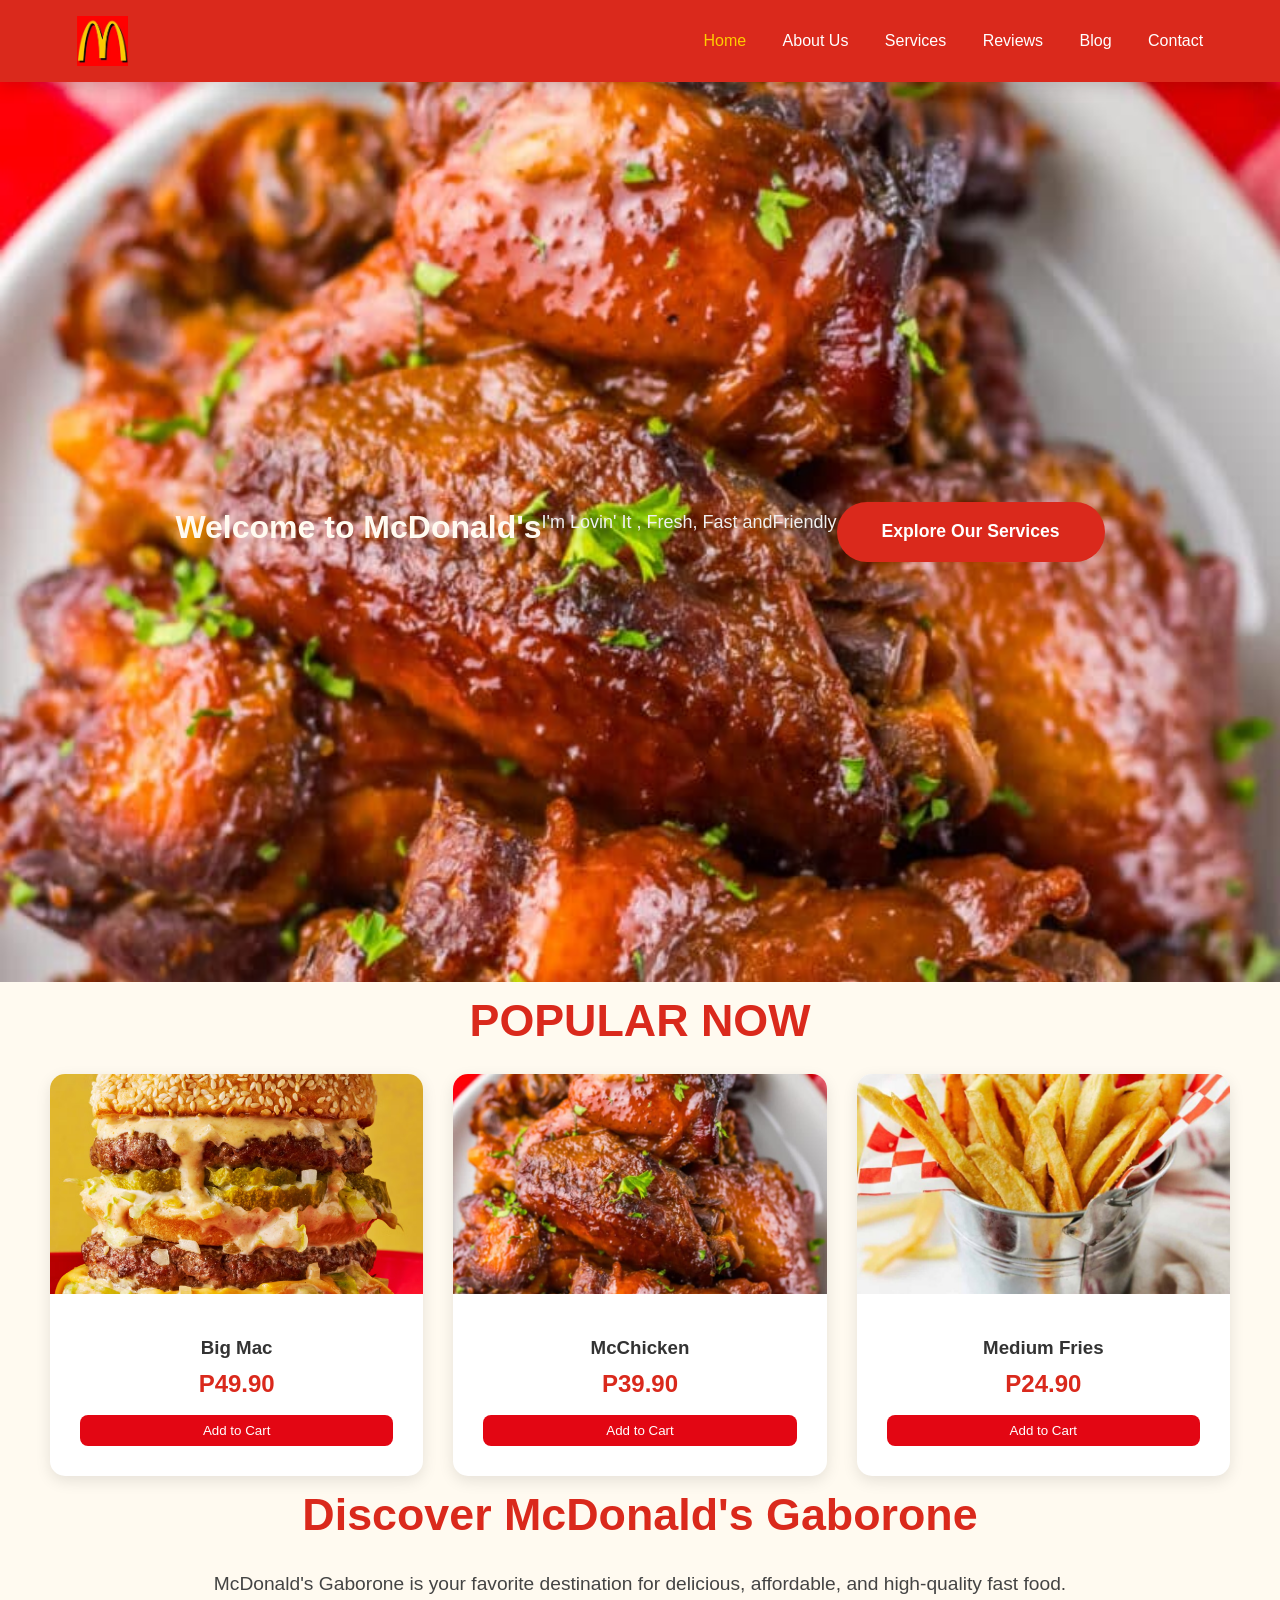
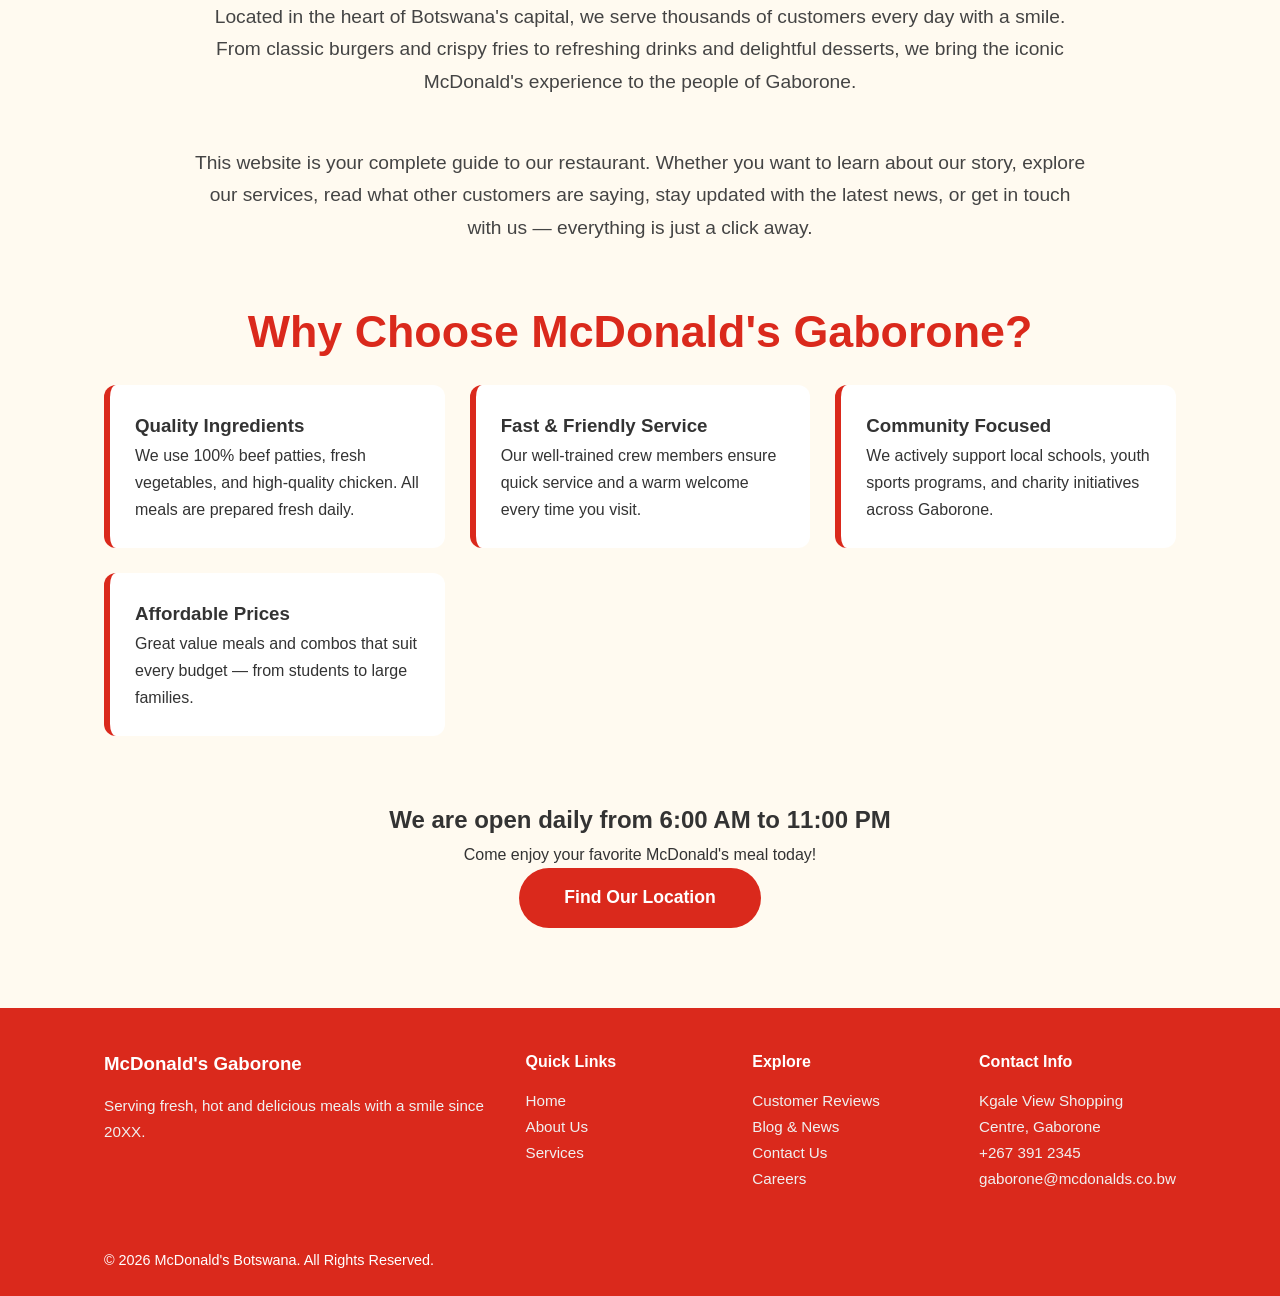
<file: index.html>
<!DOCTYPE html>
<html lang="en">
<head>
    <meta charset="UTF-8">
    <meta name="viewport" content="width=device-width, initial-scale=1.0">
    <title>McDonald | I'm Lovin' It</title>
    <link rel="stylesheet" href="style.css">
    <link href="https://cdn.jsdelivr.net/npm/bootstrap@5.3.3/dist/css/bootstrap.min.css" rel="style.css">
    
</head>
<body>

    <header>
        <div class="logo">
            <img src="images/logo.jpg" alt="Mc Donald logo" class="logo-img">
        </div>
        <nav>
            <a href="index.html">Home</a>
            <a href="about-us.html">About Us</a>
            <a href="services.html">Services</a>
            <a href="reviews.html">Reviews</a>
            <a href="blog.html">Blog</a>
            <a href="contact.html">Contact</a>
        </nav>
    </header>

    <section class="hero">
        <h1>Welcome to McDonald's </h1>
        <p class="tagline">I'm Lovin' It , Fresh, Fast andFriendly</p>
        <a href="services.html" class="btn">Explore Our Services</a>
    </section>

    
     <h2 class="section-title">POPULAR NOW</h2>
        <div class="menu-grid">
            <div class="menu-card">
                <img src="images/big-mac.avif" alt="Big Mac">
                <div class="menu-info">
                    <h3>Big Mac</h3>
                    <p class="price">P49.90</p>
                </div>
            </div>
            <div class="menu-card">
                <img src="images/chicken.jpg" alt="McChicken">
                <div class="menu-info">
                    <h3>McChicken</h3>
                    <p class="price">P39.90</p>
                </div>
            </div>
            <div class="menu-card">
                <img src="images/FRIES.jpg" alt="Fries">
                <div class="menu-info">
                    <h3>Medium Fries</h3>
                    <p class="price">P24.90</p>
                </div>
            </div>
        </div>
    

    <div class="container">

        <h2 class="section-title">Discover McDonald's Gaborone</h2>

        
        <p class="summary-text">
            McDonald's Gaborone is your favorite destination for delicious, affordable, and high-quality fast food. 
            Located in the heart of Botswana's capital, we serve thousands of customers every day with a smile. 
            From classic burgers and crispy fries to refreshing drinks and delightful desserts, we bring the iconic 
            McDonald's experience to the people of Gaborone.
        </p>

        <p class="summary-text">
            This website is your complete guide to our restaurant. Whether you want to learn about our story, 
            explore our services, read what other customers are saying, stay updated with the latest news, 
            or get in touch with us — everything is just a click away.
        </p>

    
        <h2 class="section-title">Why Choose McDonald's Gaborone?</h2>

        <div class="timeline">
            <div class="timeline-item">
                <h3>Quality Ingredients</h3>
                <p>We use 100% beef patties, fresh vegetables, and high-quality chicken. All meals are prepared fresh daily.</p>
            </div>
            <div class="timeline-item">
                <h3>Fast & Friendly Service</h3>
                <p>Our well-trained crew members ensure quick service and a warm welcome every time you visit.</p>
            </div>
            <div class="timeline-item">
                <h3>Community Focused</h3>
                <p>We actively support local schools, youth sports programs, and charity initiatives across Gaborone.</p>
            </div>
            <div class="timeline-item">
                <h3>Affordable Prices</h3>
                <p>Great value meals and combos that suit every budget — from students to large families.</p>
            </div>
        </div>

        <div style="text-align: center; margin: 4rem 0;">
            <h2>We are open daily from 6:00 AM to 11:00 PM</h2>
            <p>Come enjoy your favorite McDonald's meal today!</p>
            <a href="contact.html" class="btn">Find Our Location</a>
        </div>

    </div>


             

  
 
     <footer>
    <div class="footer-container">
        <div class="footer-grid">

            <!-- Column 1: About -->
            <div class="footer-column">
                <h3>McDonald's Gaborone</h3>
                <p>Serving fresh, hot and delicious meals with a smile since 20XX.</p>
            </div>

            <!-- Column 2: Quick Links -->
            <div class="footer-column">
                <h4>Quick Links</h4>
                <ul>
                    <li><a href="index.html">Home</a></li>
                    <li><a href="about-us.html">About Us</a></li>
                    <li><a href="services.html">Services</a></li>
                    
                </ul>
            </div>

            <!-- Column 3: Explore -->
            <div class="footer-column">
                <h4>Explore</h4>
                <ul>
                    <li><a href="reviews.html">Customer Reviews</a></li>
                    <li><a href="blog.html">Blog & News</a></li>
                    <li><a href="contact.html">Contact Us</a></li>
                    <li><a href="#">Careers</a></li>
                </ul>
            </div>

            <!-- Column 4: Contact -->
            <div class="footer-column">
                <h4>Contact Info</h4>
                <ul>
                    <li><i class="fas fa-map-marker-alt"></i> Kgale View Shopping Centre, Gaborone</li>
                    <li><i class="fas fa-phone"></i> +267 391 2345</li>
                    <li><i class="fas fa-envelope"></i> gaborone@mcdonalds.co.bw</li>
                </ul>
            </div>

        </div>

        <!-- Bottom Bar -->
        <div class="footer-bottom">
            <p>&copy; 2026 McDonald's Botswana. All Rights Reserved.</p>
    
        </div>
    </div>
</footer>
<script src="script.js"></script>
</body>
</html>
</file>
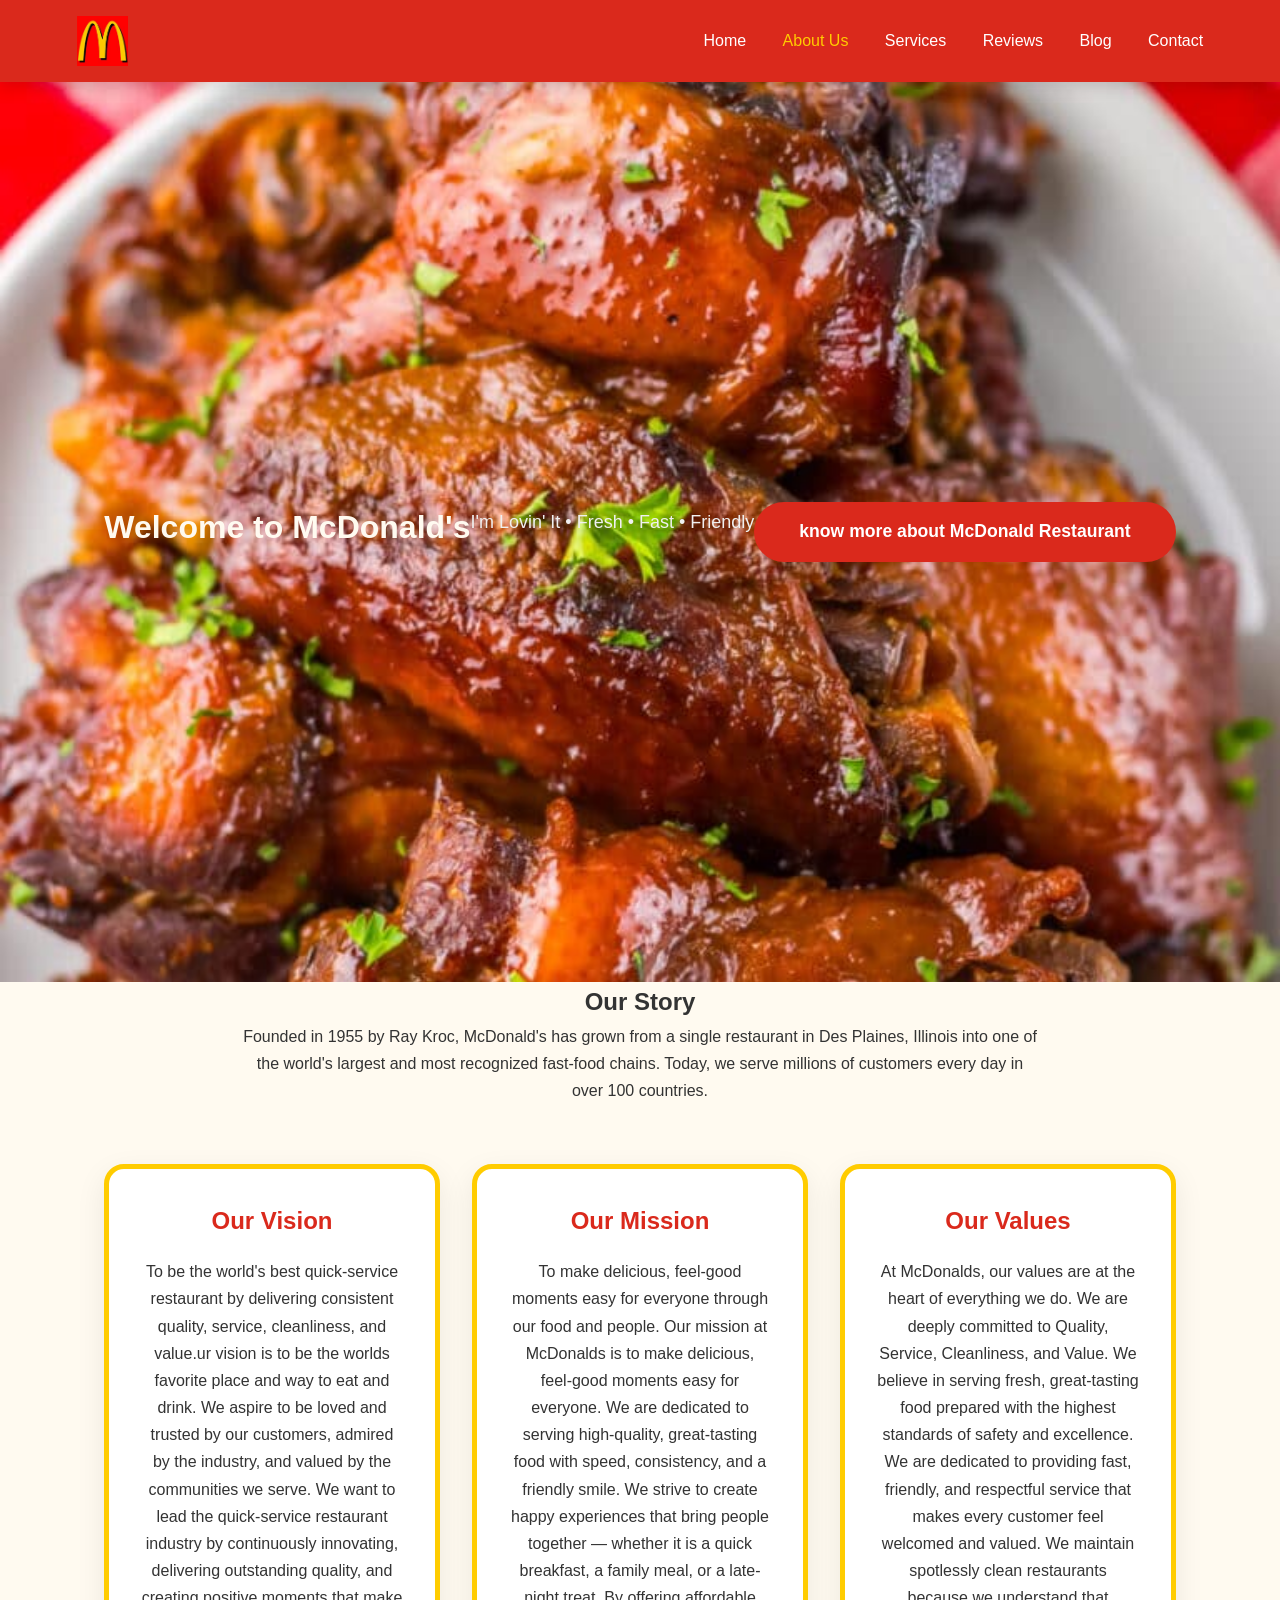
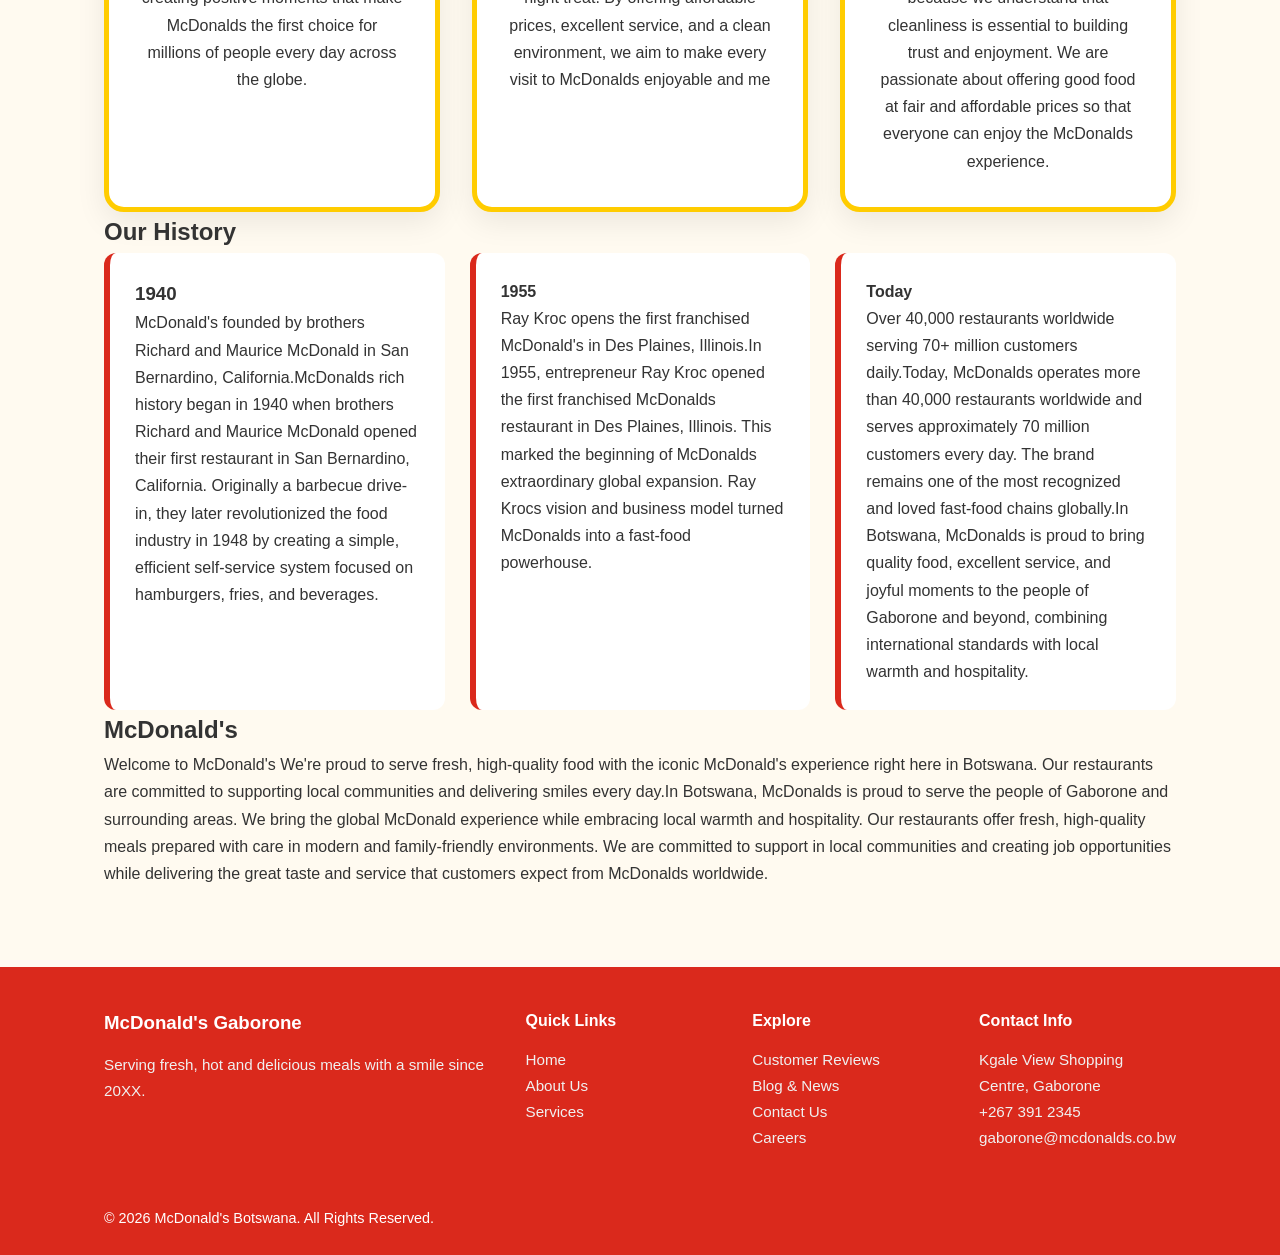
<file: about-us.html>
<!DOCTYPE html>
<html lang="en">
<head>
    <meta charset="UTF-8">
    <meta name="viewport" content="width=device-width, initial-scale=1.0">
    <title>About Us | McDonald's </title>
    <link rel="stylesheet" href="style.css">
    <link href="https://cdn.jsdelivr.net/npm/bootstrap@5.3.3/dist/css/bootstrap.min.css" rel="style.css">
    
</head>
<body>

    <header>
        <div class="logo">
            <img src="images/logo.jpg" alt="Logo" class="logo-img">
        </div>
        <nav>
            <a href="index.html">Home</a>
            <a href="about-us.html">About Us</a>
            <a href="services.html">Services</a>
            <a href="reviews.html">Reviews</a>
            <a href="blog.html">Blog</a>
            <a href="contact.html">Contact</a>
        </nav>
    </header>
     
    <section class="hero">
        <h1>Welcome to McDonald's</h1>
        <p class="tagline">I'm Lovin' It • Fresh • Fast • Friendly</p>
        <a href="services.html" class="btn">know more about McDonald Restaurant</a>
        <!-- Hero Section -->
   

    </section>

    <!-- Main Content -->
    <section class="about-section">
        <div class="container">

            <div class="intro">
                <h2>Our Story</h2>
                <p>
                    Founded in 1955 by Ray Kroc, McDonald's has grown from a single restaurant in Des Plaines, Illinois 
                    into one of the world's largest and most recognized fast-food chains. Today, we serve millions of customers 
                    every day in over 100 countries.
                </p>
            </div>

            <div class="grid">
                <!-- Vision -->
                <div class="card">
                    <i class="fas fa-lightbulb icon"></i>
                    <h3>Our Vision</h3>
                    <p>To be the world's best quick-service restaurant by delivering consistent
                     quality, service, cleanliness, and value.ur vision is to be the worlds favorite place and way to eat and drink.
                      We aspire to be loved and trusted by our customers, admired by the industry, and valued by the communities we serve.
                       We want to lead the quick-service restaurant industry by continuously innovating, delivering outstanding quality,
                     and creating positive moments that make McDonalds the first choice for millions of people every day across the globe.</p>
                </div>

                <!-- Mission -->
                <div class="card">
                    <i class="fas fa-heart icon"></i>
                    <h3>Our Mission</h3>
                    <p>To make delicious, feel-good moments easy for everyone through our food and people.
                        Our mission at McDonalds is to make delicious, feel-good moments easy for everyone. We are dedicated to serving high-quality,
                         great-tasting food with speed, consistency, and a friendly smile. We strive to create happy experiences that bring people
                          together — whether it is a quick breakfast, a family meal, or a late-night treat. 
                        By offering affordable prices, excellent service, and a clean environment, we aim to make every visit to McDonalds enjoyable and me</p>
                </div>


                <!-- Values -->
                <div class="card">
                    <i class="fas fa-handshake icon"></i>
                    <h3>Our Values</h3>
                    At McDonalds, our values are at the heart of everything we do. We are deeply committed to Quality, Service, Cleanliness, and Value. We believe in serving fresh, 
                    great-tasting food prepared with the highest standards of safety and excellence.
                     We are dedicated to providing fast, friendly, and respectful service that makes every customer feel welcomed and valued.
                      We maintain spotlessly clean restaurants because we understand that cleanliness is essential to building trust and enjoyment. 
                     We are passionate about offering good food at fair and affordable prices so that everyone can enjoy the McDonalds experience.
                </div>
            </div>

            <!-- History -->
            <div class="history">
                <h2>Our History</h2>
                <div class="timeline">
                    <div class="timeline-item">
                        <h3>1940</h3>
                        <p>McDonald's founded by brothers Richard and Maurice McDonald in San Bernardino, 
                            California.McDonalds rich history began in 1940 when brothers Richard and Maurice
                             McDonald opened their first restaurant in San Bernardino, California. Originally 
                             a barbecue drive-in, they later revolutionized the food industry in 1948 by creating a simple, 
                            efficient self-service system focused on hamburgers, fries, and beverages.</p>
                    </div>
                    <div class="timeline-item">
                        <h4>1955</h4>
                        <p>Ray Kroc opens the first franchised McDonald's in Des Plaines, Illinois.In 1955, entrepreneur 
                            Ray Kroc opened the first franchised McDonalds restaurant in Des Plaines, Illinois. This marked
                             the beginning of McDonalds extraordinary global expansion. Ray Krocs vision and business model
                              turned McDonalds into a fast-food powerhouse.</p>
                    
                    </div>
                    <div class="timeline-item">
                        <h4>Today</h4>
                        <p>Over 40,000 restaurants worldwide serving 70+ million customers daily.Today, McDonalds operates more than
                             40,000 restaurants worldwide and serves approximately 70 million customers every day. The brand remains one 
                             of the most recognized and loved fast-food chains globally.In Botswana, McDonalds is proud to bring quality
                              food, excellent service, and joyful moments to the people of Gaborone and beyond, combining international standards
                               with local warmth and hospitality.</p>
                    </div>
                </div>
            
                
        
            <div class="local-info">
                <h2>McDonald's</h2>
                <p>
                    Welcome to McDonald's  We're proud to serve fresh, high-quality food with the iconic McDonald's 
                    experience right here in Botswana. Our restaurants are committed to supporting local communities and 
                    delivering smiles every day.In Botswana, McDonalds is proud to serve the people of Gaborone and surrounding areas. We bring the global McDonald
                    experience while embracing local warmth and hospitality. Our restaurants offer fresh, high-quality meals prepared with care in modern 
                    and family-friendly environments. We are committed to support in local communities and creating job opportunities while delivering the great taste and service that 
                    customers expect from McDonalds worldwide.</p>

            </div>
            </div>
        </div>
        </section>
 <footer>
    <div class="footer-container">
        <div class="footer-grid">

            
            <div class="footer-column">
                <h3>McDonald's Gaborone</h3>
                <p>Serving fresh, hot and delicious meals with a smile since 20XX.</p>
            </div>

        
            <div class="footer-column">
                <h4>Quick Links</h4>
                <ul>
                    <li><a href="index.html">Home</a></li>
                    <li><a href="about-us.html">About Us</a></li>
                    <li><a href="services.html">Services</a></li>
                    
                </ul>
            </div>

            
            <div class="footer-column">
                <h4>Explore</h4>
                <ul>
                    <li><a href="reviews.html">Customer Reviews</a></li>
                    <li><a href="blog.html">Blog & News</a></li>
                    <li><a href="contact.html">Contact Us</a></li>
                    <li><a href="#">Careers</a></li>
                </ul>
            </div>

            
            <div class="footer-column">
                <h4>Contact Info</h4>
                <ul>
                    <li><i class="fas fa-map-marker-alt"></i> Kgale View Shopping Centre, Gaborone</li>
                    <li><i class="fas fa-phone"></i> +267 391 2345</li>
                    <li><i class="fas fa-envelope"></i> gaborone@mcdonalds.co.bw</li>
                </ul>
            </div>

        </div>


        <div class="footer-bottom">
            <p>&copy; 2026 McDonald's Botswana. All Rights Reserved.</p>
        
        </div>
    </div>
</footer>
<script src="script.js"></script>
</body>
</html>
</file>
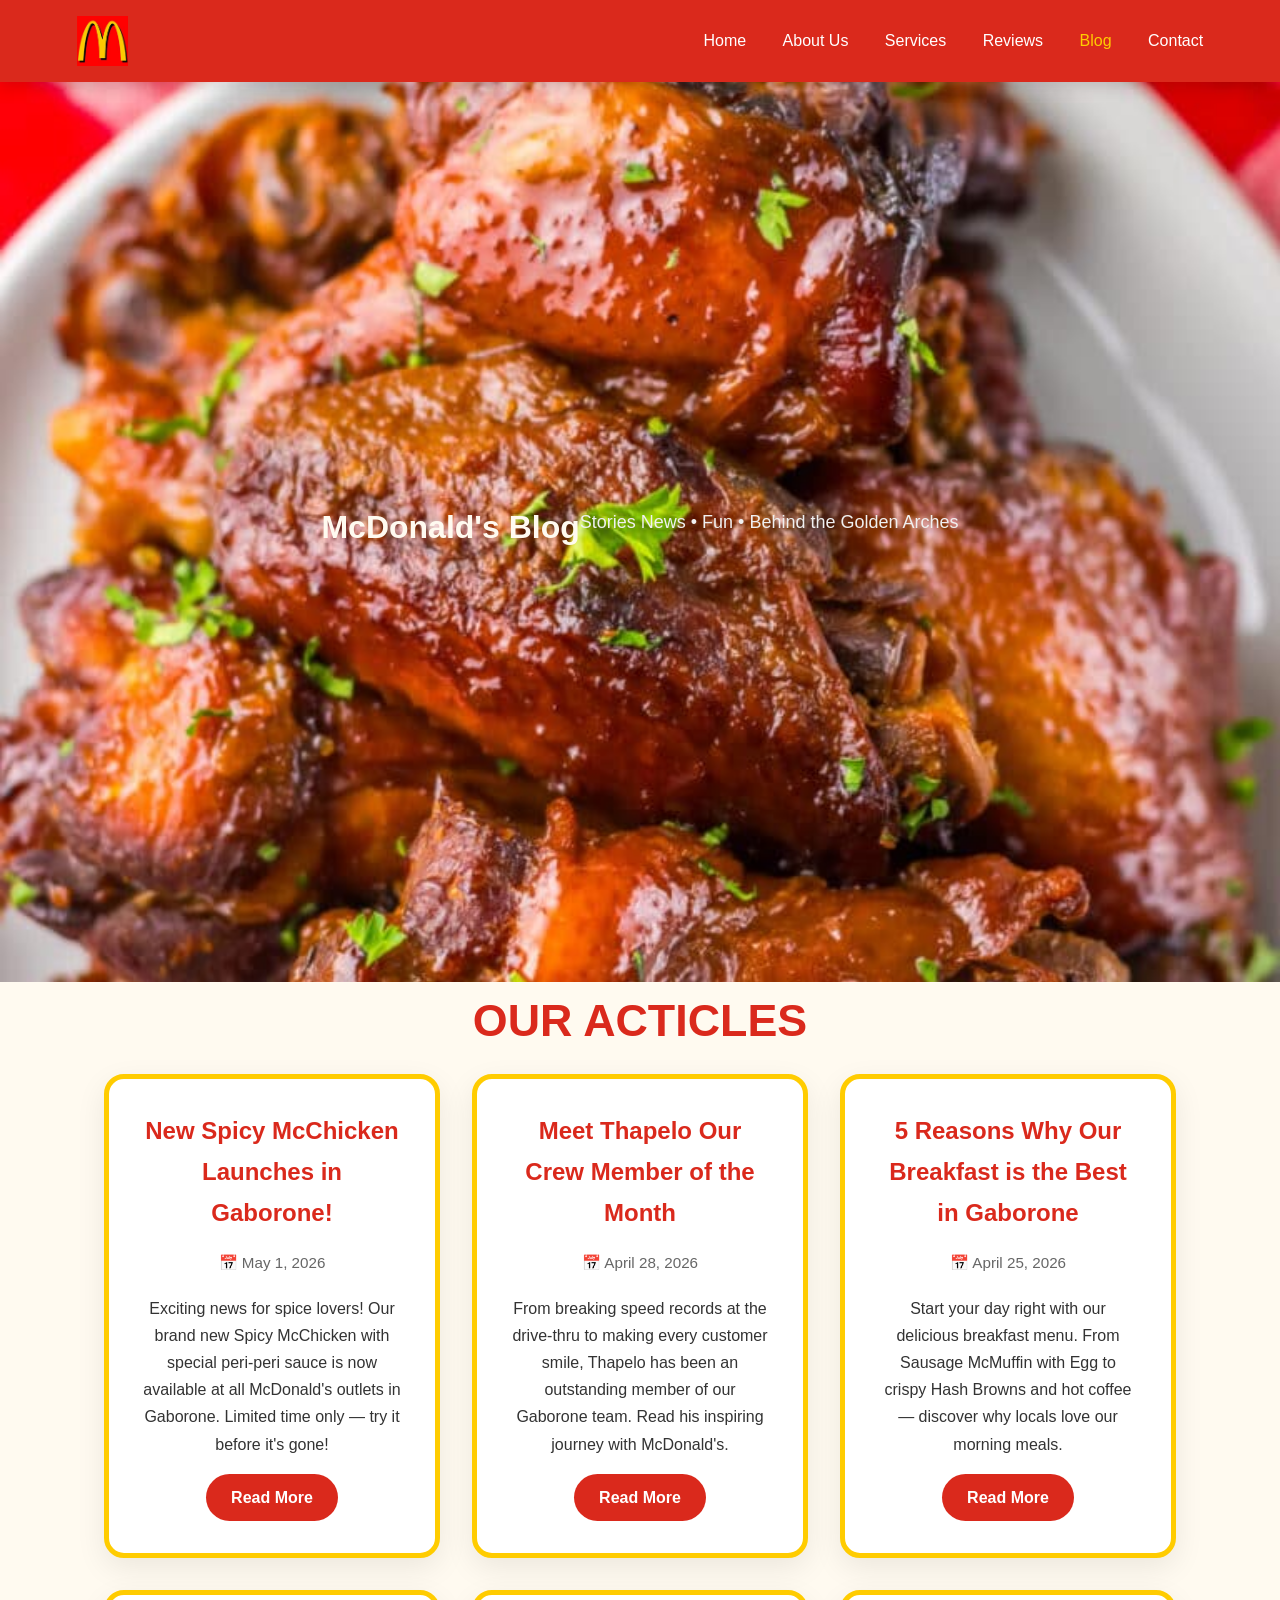
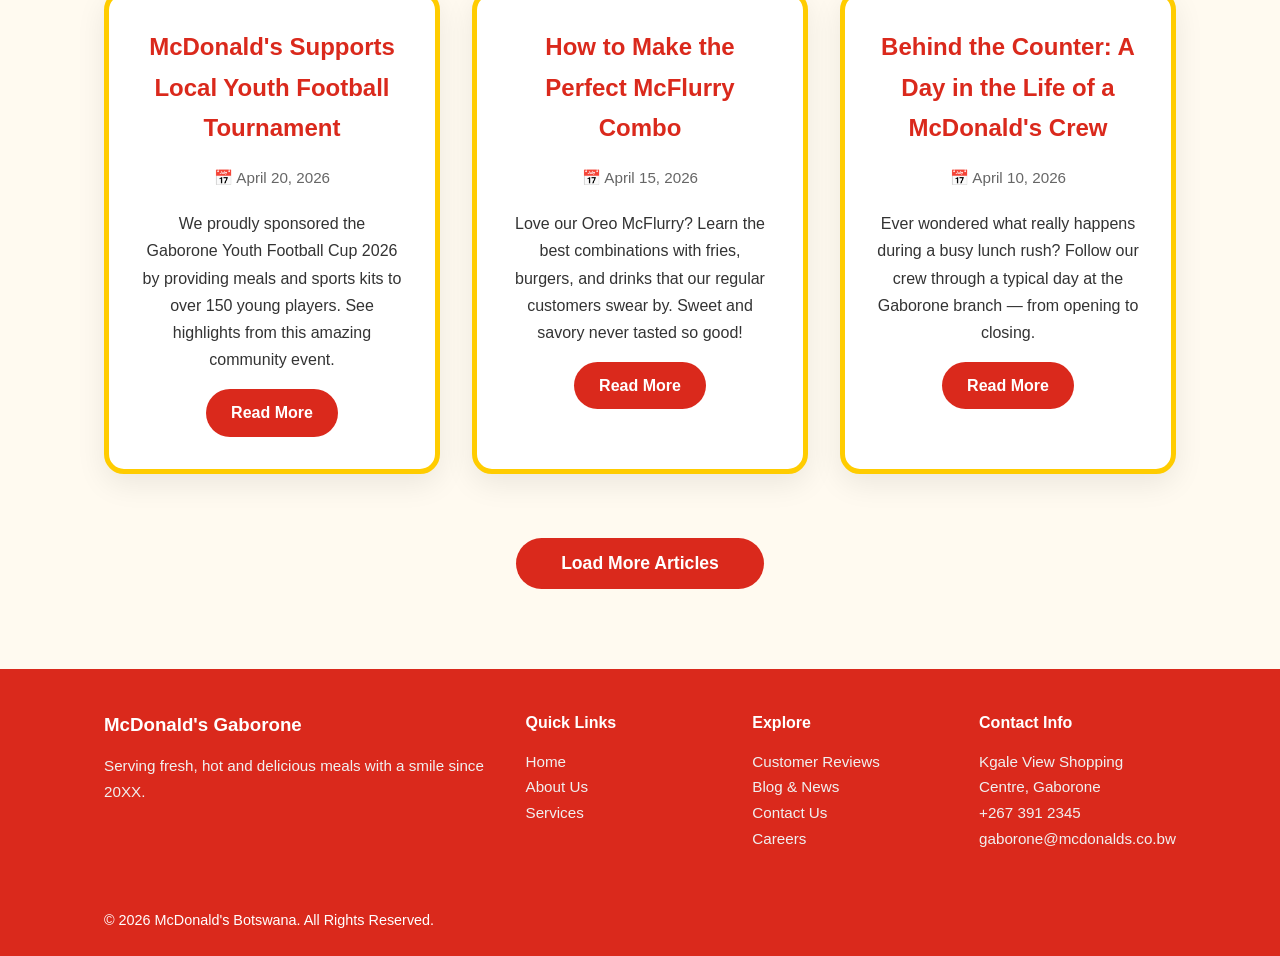
<file: blog.html>
<!DOCTYPE html>
<html lang="en">
<head>
    <meta charset="UTF-8">
    <meta name="viewport" content="width=device-width, initial-scale=1.0">
    <title>Blog | McDonald's </title>
    <link rel="stylesheet" href="style.css">
    <link href="https://cdn.jsdelivr.net/npm/bootstrap@5.3.3/dist/css/bootstrap.min.css" rel="style.css">
    
</head>
<body>

    <header>
        <div class="logo">
          <img src="images/logo.jpg" alt="Mc Donald logo" class="logo-img">
        </div>
        <nav>
            <a href="index.html">Home</a>
            <a href="about-us.html">About Us</a>
            <a href="services.html">Services</a>
            <a href="reviews.html">Reviews</a>
            <a href="blog.html">Blog</a>
            <a href="contact.html">Contact</a>
        </nav>
    </header>

    <section class="hero">
        <h1>McDonald's Blog</h1>
        <p class="tagline">Stories News • Fun • Behind the Golden Arches</p>
    </section>
    <div class="container">
        <h2 class="section-title">OUR ACTICLES</h2>


        <div class="grid">

            <!-- Blog Post 1 -->
            <div class="card">
                <h3>New Spicy McChicken Launches in Gaborone!</h3>
                <p class="blog-date">May 1, 2026</p>
                <p>Exciting news for spice lovers! Our brand new Spicy McChicken with special peri-peri sauce is now available at all McDonald's outlets in Gaborone. Limited time only — try it before it's gone!</p>
                <a href="reviews.html" class="btn" style="margin-top: 1rem; padding: 10px 25px; font-size: 1rem;">Read More</a>
            </div>

            <!-- Blog Post 2 -->
            <div class="card">
                <h3>Meet Thapelo Our Crew Member of the Month</h3>
                <p class="blog-date">April 28, 2026</p>
                <p>From breaking speed records at the drive-thru to making every customer smile, Thapelo has been an outstanding member of our Gaborone team. Read his inspiring journey with McDonald's.</p>
                <a href="reviews.html" class="btn" style="margin-top: 1rem; padding: 10px 25px; font-size: 1rem;">Read More</a>
            </div>

            <!-- Blog Post 3 -->
            <div class="card">
                <h3>5 Reasons Why Our Breakfast is the Best in Gaborone</h3>
                <p class="blog-date">April 25, 2026</p>
                <p>Start your day right with our delicious breakfast menu. From Sausage McMuffin with Egg to crispy Hash Browns and hot coffee — discover why locals love our morning meals.</p>
                <a href="reviews.html" class="btn" style="margin-top: 1rem; padding: 10px 25px; font-size: 1rem;">Read More</a>
            </div>

            <!-- Blog Post 4 -->
            <div class="card">
                <h3>McDonald's Supports Local Youth Football Tournament</h3>
                <p class="blog-date">April 20, 2026</p>
                <p>We proudly sponsored the Gaborone Youth Football Cup 2026 by providing meals and sports kits to over 150 young players. See highlights from this amazing community event.</p>
                <a href="reviews.html" class="btn" style="margin-top: 1rem; padding: 10px 25px; font-size: 1rem;">Read More</a>
            </div>

            <!-- Blog Post 5 -->
            <div class="card">
                <h3>How to Make the Perfect McFlurry Combo</h3>
                <p class="blog-date">April 15, 2026</p>
                <p>Love our Oreo McFlurry? Learn the best combinations with fries, burgers, and drinks that our regular customers swear by. Sweet and savory never tasted so good!</p>
                <a href="reviews.html" class="btn" style="margin-top: 1rem; padding: 10px 25px; font-size: 1rem;">Read More</a>
            </div>

            <!-- Blog Post 6 -->
            <div class="card">
                <h3>Behind the Counter: A Day in the Life of a McDonald's Crew</h3>
                <p class="blog-date">April 10, 2026</p>
                <p>Ever wondered what really happens during a busy lunch rush? Follow our crew through a typical day at the Gaborone branch — from opening to closing.</p>
                <a href="reviews.html" class="btn" style="margin-top: 1rem; padding: 10px 25px; font-size: 1rem;">Read More</a>
            </div>

        </div>

    
        <div style="text-align: center; margin: 4rem 0;">
            <button class="btn">Load More Articles</button>
        </div>

    </div>



    <footer>
    <div class="footer-container">
        <div class="footer-grid">

            <div class="footer-column">
                <h3>McDonald's Gaborone</h3>
                <p>Serving fresh, hot and delicious meals with a smile since 20XX.</p>
            </div>

            <!-- Column 2: Quick Links -->
            <div class="footer-column">
                <h4>Quick Links</h4>
                <ul>
                    <li><a href="index.html">Home</a></li>
                    <li><a href="about-us.html">About Us</a></li>
                    <li><a href="services.html">Services</a></li>
                    
                </ul>
            </div>

            <!-- Column 3: Explore -->
            <div class="footer-column">
                <h4>Explore</h4>
                <ul>
                    <li><a href="reviews.html">Customer Reviews</a></li>
                    <li><a href="blog.html">Blog & News</a></li>
                    <li><a href="contact.html">Contact Us</a></li>
                    <li><a href="#">Careers</a></li>
                </ul>
            </div>

            <!-- Column 4: Contact -->
            <div class="footer-column">
                <h4>Contact Info</h4>
                <ul>
                    <li><i class="fas fa-map-marker-alt"></i> Kgale View Shopping Centre, Gaborone</li>
                    <li><i class="fas fa-phone"></i> +267 391 2345</li>
                    <li><i class="fas fa-envelope"></i> gaborone@mcdonalds.co.bw</li>
                </ul>
            </div>

        </div>

        <!-- Bottom Bar -->
        <div class="footer-bottom">
            <p>&copy; 2026 McDonald's Botswana. All Rights Reserved.</p>
            
        </div>
    </div>
</footer>
<script src="script.js"></script>

</body>
</html>
</file>
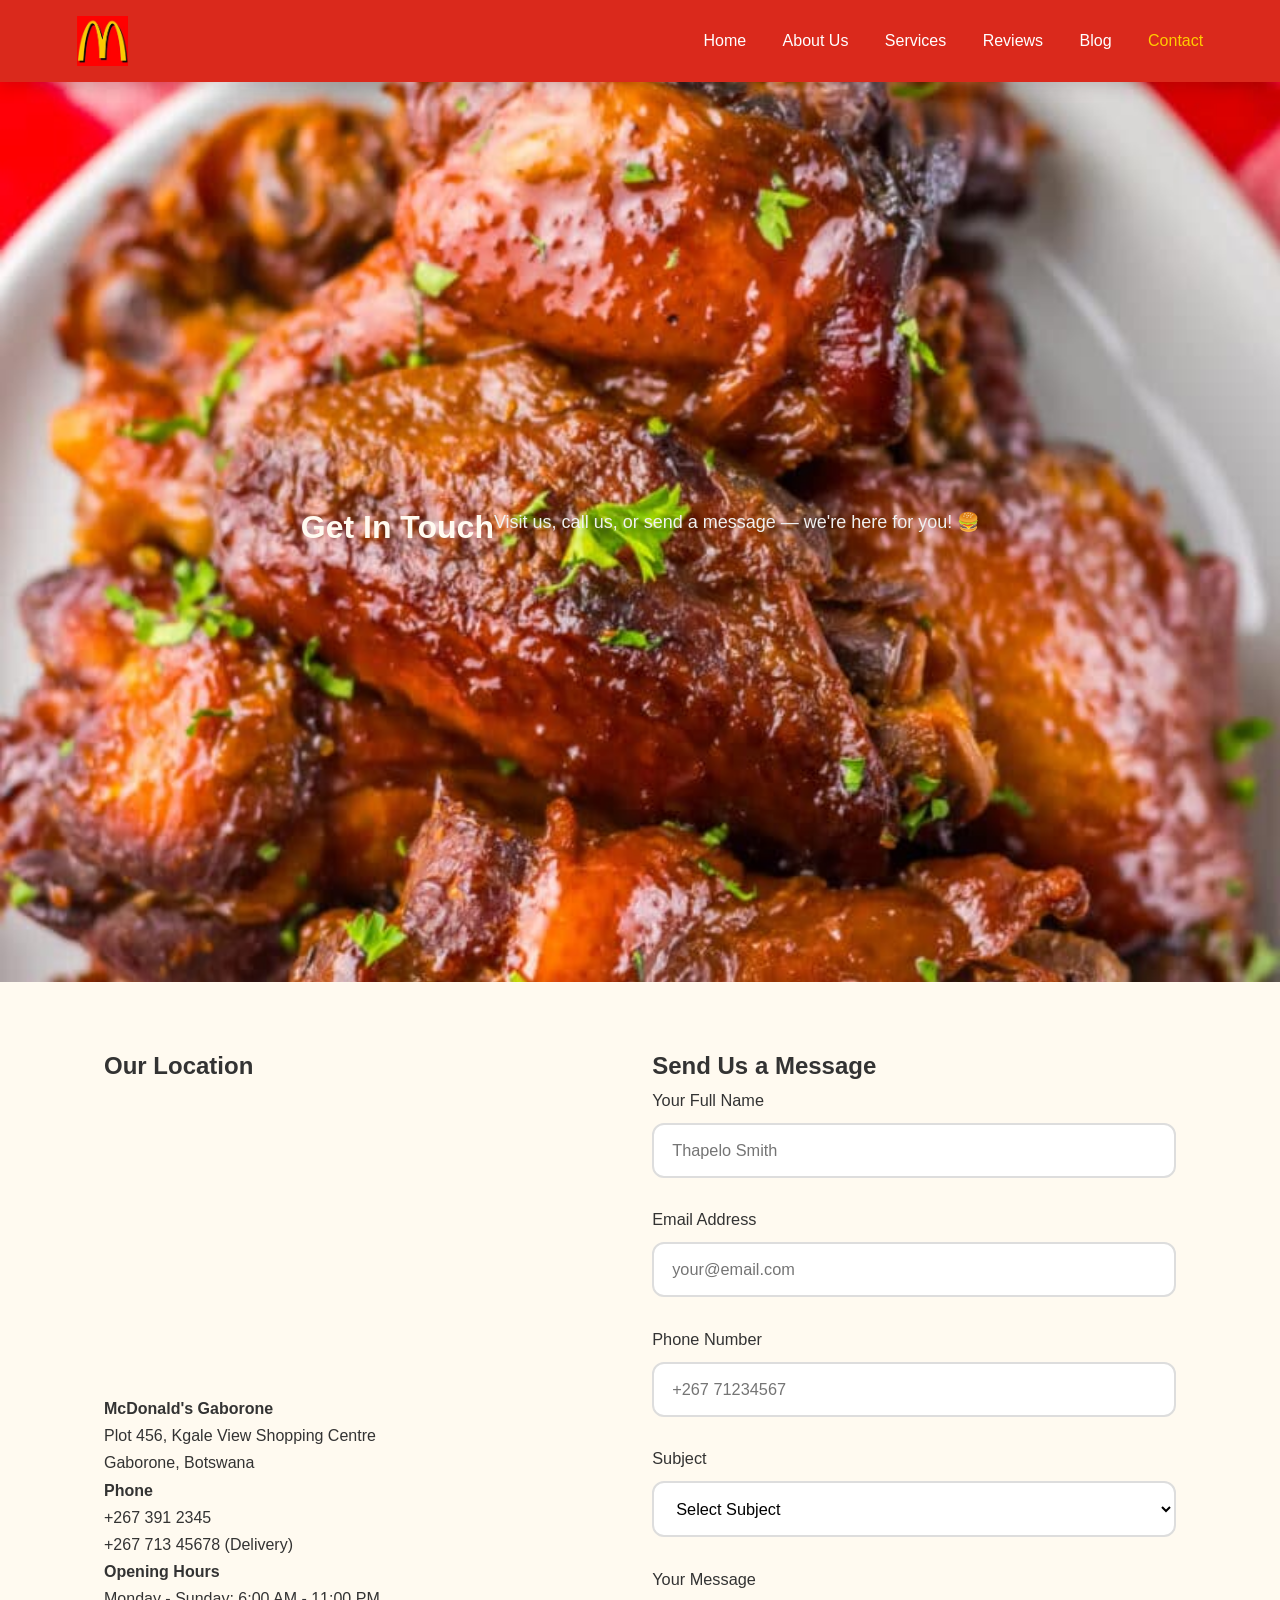
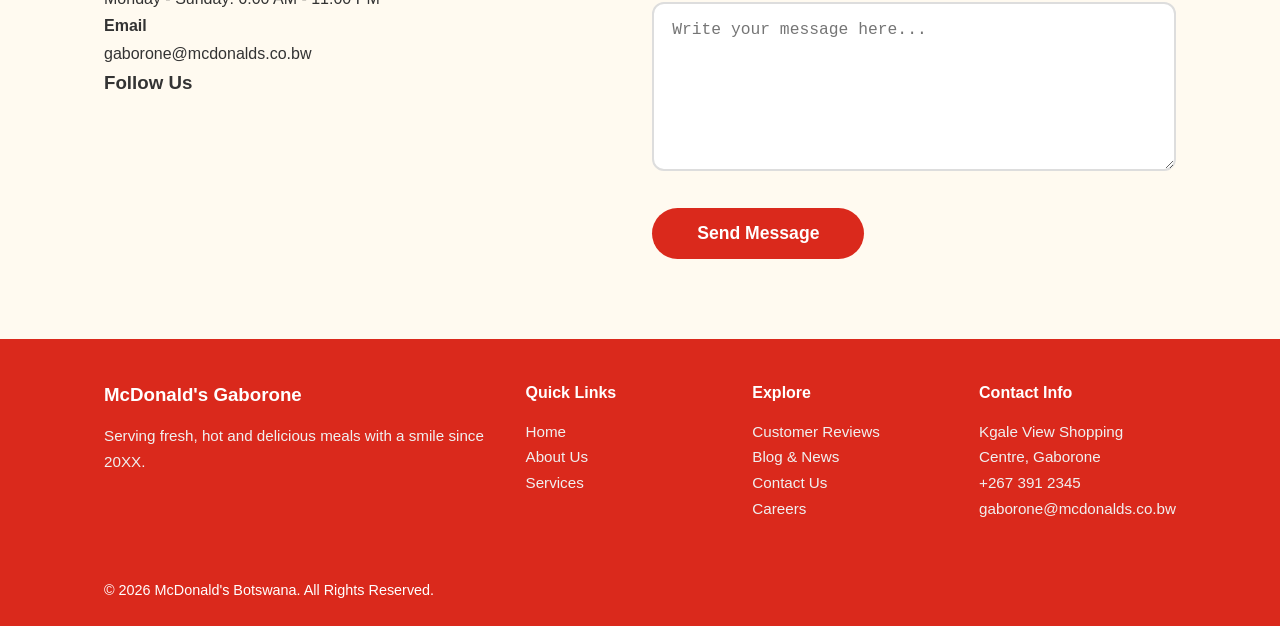
<file: contact.html>
<!DOCTYPE html>
<html lang="en">
<head>
    <meta charset="UTF-8">
    <meta name="viewport" content="width=device-width, initial-scale=1.0">
    <title>Contact Us | McDonald's Gaborone</title>
    <link rel="stylesheet" href="style.css">
    <link href="https://cdn.jsdelivr.net/npm/bootstrap@5.3.3/dist/css/bootstrap.min.css" rel="style.css">
    
</head>
<body>

    <header>
        <div class="logo">
         <img src="images/logo.jpg" alt="Mc Donald logo" class="logo-img" >  
        </div>
        <nav>
            <a href="index.html">Home</a>
            <a href="about-us.html">About Us</a>
            <a href="services.html">Services</a>
            <a href="reviews.html">Reviews</a>
            <a href="blog.html">Blog</a>
            <a href="contact.html">Contact</a>
        </nav>
    </header>

    <section class="hero">
        <h1>Get In Touch</h1>
        <p class="tagline">Visit us, call us, or send a message — we're here for you! 🍔</p>
    </section>

    <div class="container">

        <div class="contact-grid">

            
            <div class="contact-info">

                <h2>Our Location</h2>
                
                <!-- Google Maps Embed -->
                <div class="map-container">
                    <iframe 
                        src="https://www.google.com/maps/embed?pb=!1m18!1m12!1m3!1d3599.9999999999995!2d25.912000!3d-24.654000!2m3!1f0!2f0!3f0!3m2!1i1024!2i768!4f13.1!3m3!1m2!1s0x1e8f0b0b0b0b0b0b%3A0x1e8f0b0b0b0b0b0b!2sKgale%20View%20Shopping%20Centre%2C%20Gaborone!5e0!3m2!1sen!2sbw!4v1715000000000" 
                    
                        height="300" 
                        style="width:100%;border:0; border-radius:15px;" 
                        allowfullscreen="" 
                        loading="lazy">
                    </iframe>
                </div>

                <div class="info-item">
                    <i class="fas fa-map-marker-alt"></i>
                    <div>
                        <strong>McDonald's Gaborone</strong>
                        <p>Plot 456, Kgale View Shopping Centre<br>
                           Gaborone, Botswana</p>
                    </div>
                </div>

                <div class="info-item">
                    <i class="fas fa-phone"></i>
                    <div>
                        <strong>Phone</strong>
                        <p>+267 391 2345<br>
                           +267 713 45678 (Delivery)</p>
                    </div>
                </div>

                <div class="info-item">
                    <i class="fas fa-clock"></i>
                    <div>
                        <strong>Opening Hours</strong>
                        <p>Monday - Sunday: 6:00 AM - 11:00 PM</p>
                    </div>
                </div>

                <div class="info-item">
                    <i class="fas fa-envelope"></i>
                    <div>
                        <strong>Email</strong>
                        <p>gaborone@mcdonalds.co.bw</p>
                    </div>
                </div>

                <!-- Social Media -->
                <div class="social-media">
                    <h3>Follow Us</h3>
                    <div class="social-icons">
                        <a href="www.facebook.com" class="social-btn"><i class="whatsapp"></i></a>
                        <a href="#" class="social-btn"><i class="facebook"></i></a>
                        <a href="#" class="social-btn"><i class="fab fa-twitter"></i></a>
                    </div>
                </div>
            </div>

            
            <div class="contact-form">
                <h2>Send Us a Message</h2>
                
                <form>
                    <div class="form-group">
                        <label>Your Full Name</label>
                        <input type="text" placeholder="Thapelo Smith" required>
                    </div>

                    <div class="form-group">
                        <label>Email Address</label>
                        <input type="email" placeholder="your@email.com" required>
                    </div>

                    <div class="form-group">
                        <label>Phone Number</label>
                        <input type="tel" placeholder="+267 71234567">
                    </div>

                    <div class="form-group">
                        <label>Subject</label>
                        <select>
                            <option value="">Select Subject</option>
                            <option value="feedback">Feedback / Compliment</option>
                            <option value="complaint">Complaint</option>
                            <option value="inquiry">General Inquiry</option>
                            <option value="catering">Catering Request</option>
                        </select>
                    </div>

                    <div class="form-group">
                        <label>Your Message</label>
                        <textarea rows="7" placeholder="Write your message here..." required></textarea>
                    </div>

                    <button type="submit" class="btn">Send Message</button>
                </form>
            </div>

        </div>

    </div>

    <footer>
    <div class="footer-container">
        <div class="footer-grid">

            <!-- Column 1: About -->
            <div class="footer-column">
                <h3>McDonald's Gaborone</h3>
                <p>Serving fresh, hot and delicious meals with a smile since 20XX.</p>
            </div>

            <!-- Column 2: Quick Links -->
            <div class="footer-column">
                <h4>Quick Links</h4>
                <ul>
                    <li><a href="index.html">Home</a></li>
                    <li><a href="about-us.html">About Us</a></li>
                    <li><a href="services.html">Services</a></li>
                    
                </ul>
            </div>

            <!-- Column 3: Explore -->
            <div class="footer-column">
                <h4>Explore</h4>
                <ul>
                    <li><a href="reviews.html">Customer Reviews</a></li>
                    <li><a href="blog.html">Blog & News</a></li>
                    <li><a href="contact.html">Contact Us</a></li>
                    <li><a href="#">Careers</a></li>
                </ul>
            </div>

            <!-- Column 4: Contact -->
            <div class="footer-column">
                <h4>Contact Info</h4>
                <ul>
                    <li><i class="fas fa-map-marker-alt"></i> Kgale View Shopping Centre, Gaborone</li>
                    <li><i class="fas fa-phone"></i> +267 391 2345</li>
                    <li><i class="fas fa-envelope"></i> gaborone@mcdonalds.co.bw</li>
                </ul>
            </div>

        </div>

        <!-- Bottom Bar -->
        <div class="footer-bottom">
            <p>&copy; 2026 McDonald's Botswana. All Rights Reserved.</p>
            
        </div>
    </div>
</footer>
<script src="script.js"></script>
</body>
</html>
</file>
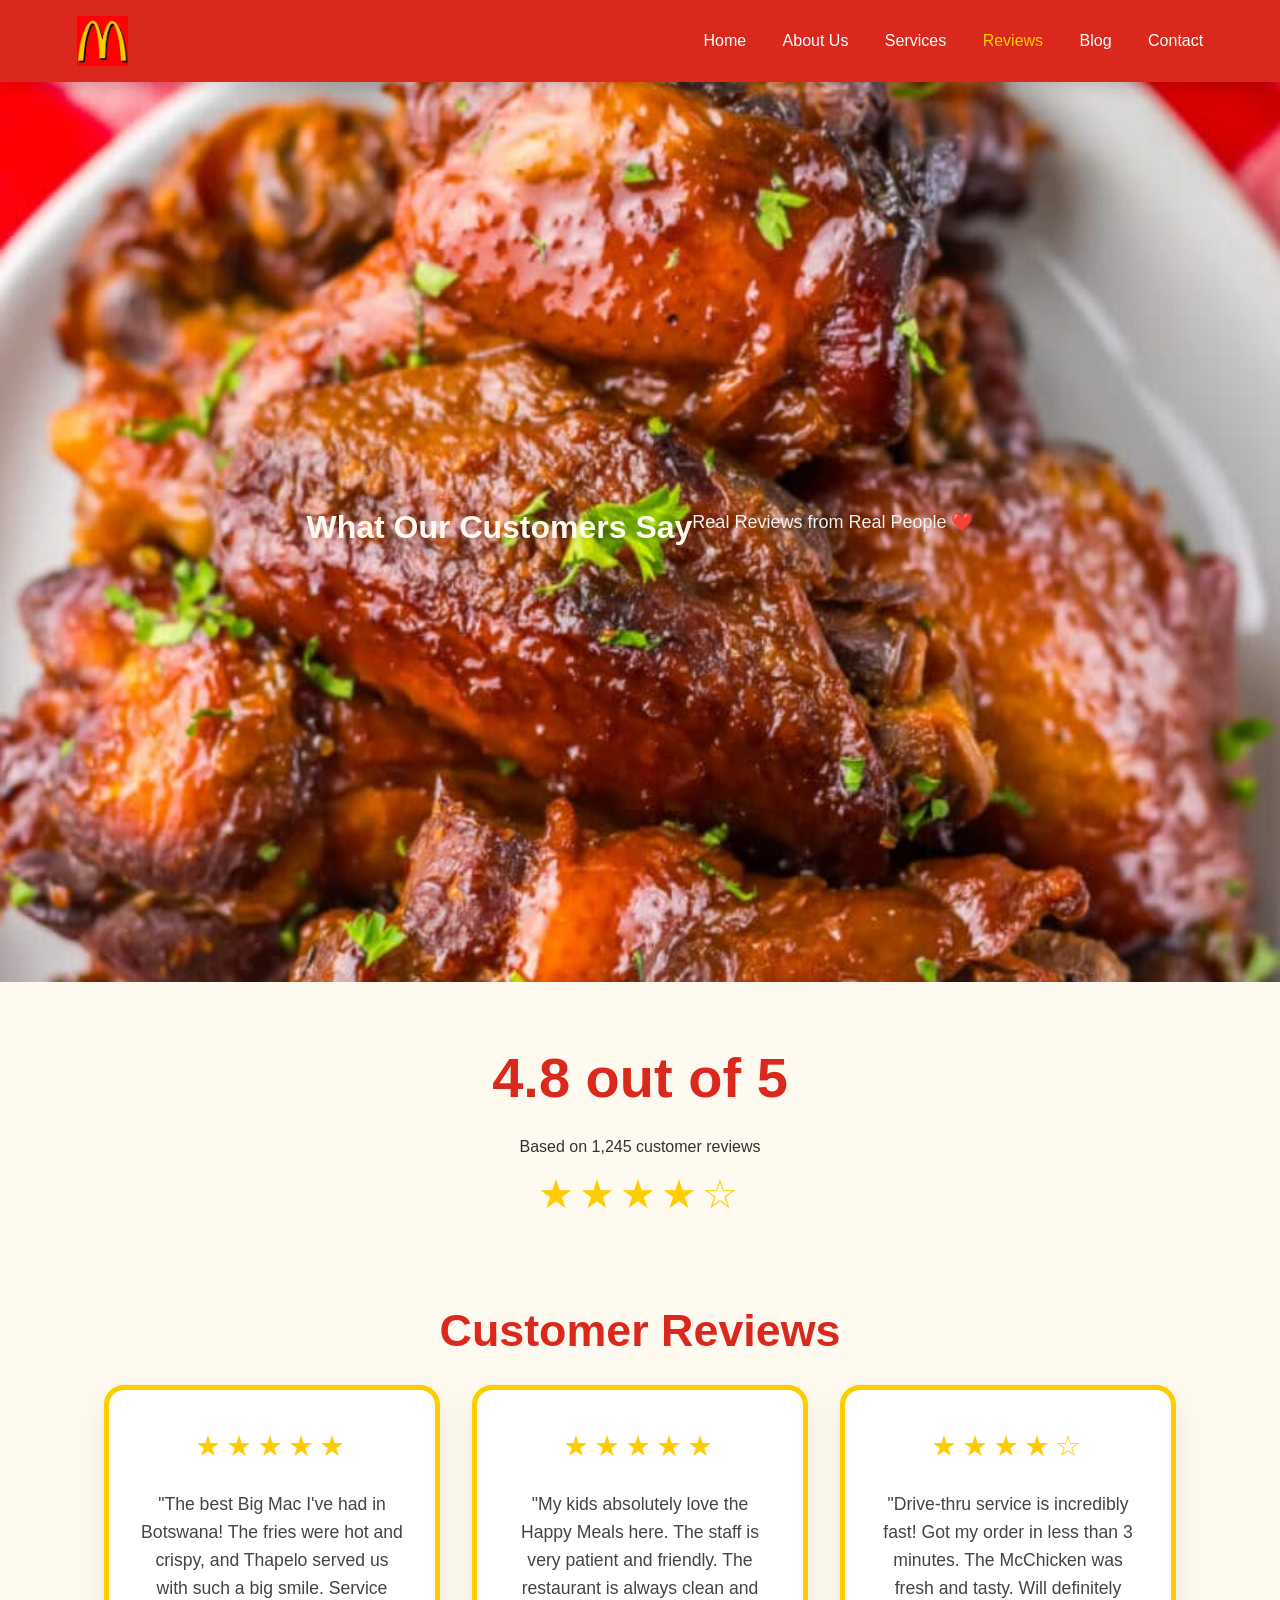
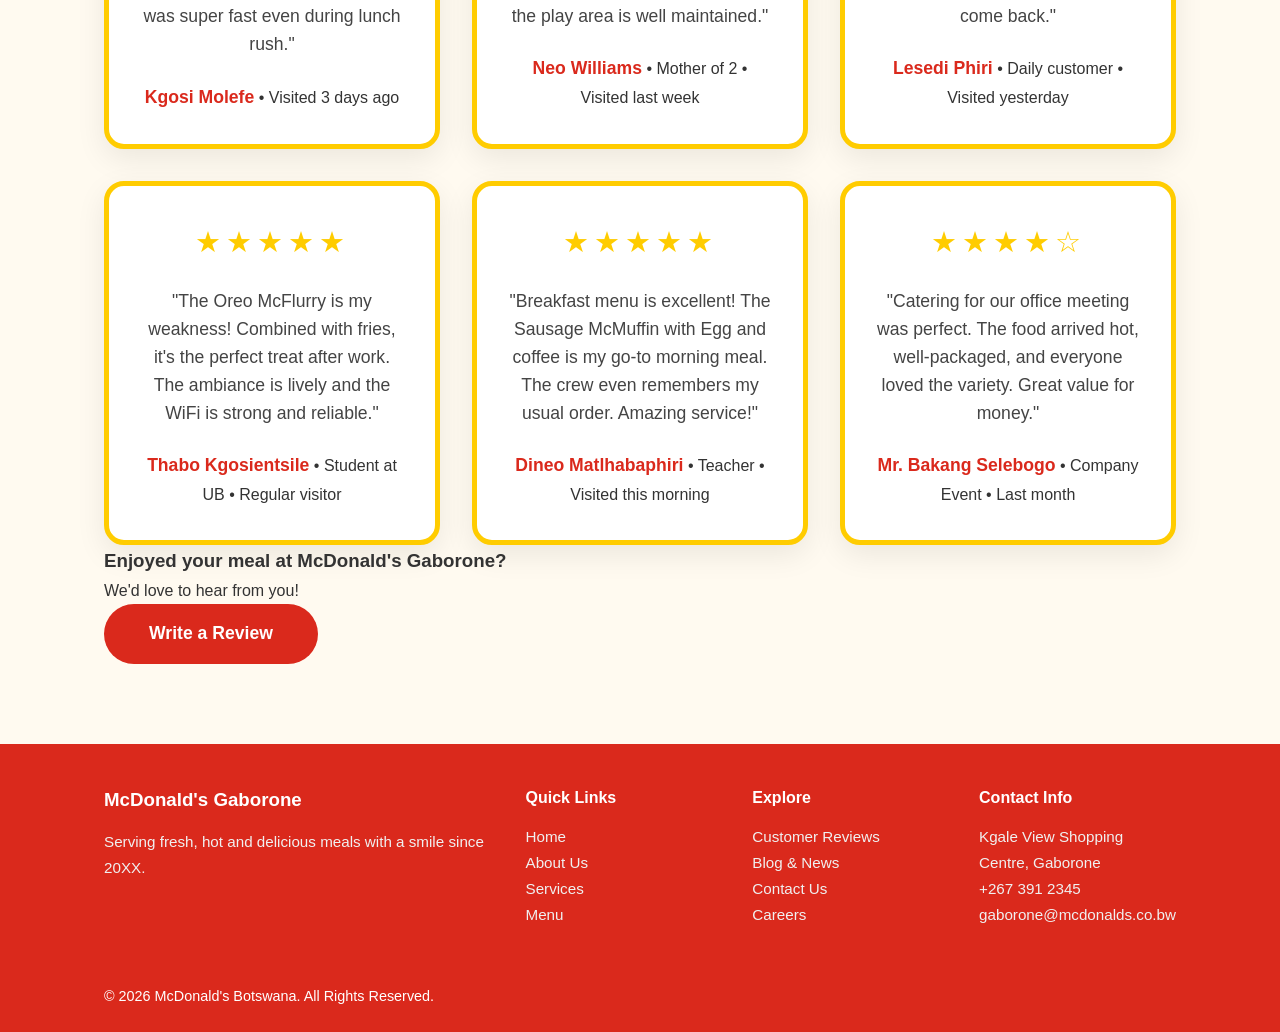
<file: reviews.html>
<!DOCTYPE html>
<html lang="en">
<head>
    <meta charset="UTF-8">
    <meta name="viewport" content="width=device-width, initial-scale=1.0">
    <title>Customer Reviews | McDonald's </title>
    <link rel="stylesheet" href="style.css">
    <link href="https://cdn.jsdelivr.net/npm/bootstrap@5.3.3/dist/css/bootstrap.min.css" rel="style.css">
    
</head>
<body>

    <header>
        <div class="logo">
            <img src="images/logo.jpg" alt="Mc Donald logo" class="logo-img">
        </div>
        <nav>
            <a href="index.html">Home</a>
            <a href="about-us.html">About Us</a>
            <a href="services.html">Services</a>
            <a href="reviews.html">Reviews</a>
            <a href="blog.html">Blog</a>
            <a href="contact.html">Contact</a>
        </nav>
    </header>

    <section class="hero">
        <h1>What Our Customers Say</h1>
        <p class="tagline">Real Reviews from Real People  ❤️</p>
    </section>

    <div class="container">

        <!-- Average Rating -->
        <div class="rating-summary">
            <h2>4.8 out of 5</h2>
            <p>Based on 1,245 customer reviews</p>
            <div class="stars">★★★★☆</div>
        </div>

        <h2 class="section-title">Customer Reviews</h2>

        <div class="grid">

            <!-- Review 1 -->
            <div class="card review-card">
                <div class="stars">★★★★★</div>
                <p class="review-text">
                    "The best Big Mac I've had in Botswana! The fries were hot and crispy, 
                    and Thapelo served us with such a big smile. Service was super fast even during lunch rush."
                </p>
                <div class="reviewer">
                    <strong>Kgosi Molefe</strong>
                    <span> • Visited 3 days ago</span>
                </div>
            </div>

            <!-- Review 2 -->
            <div class="card review-card">
                <div class="stars">★★★★★</div>
                <p class="review-text">
                    "My kids absolutely love the Happy Meals here. The staff is very patient and friendly. 
                    The restaurant is always clean and the play area is well maintained."
                </p>
                <div class="reviewer">
                    <strong>Neo Williams</strong>
                    <span> • Mother of 2 • Visited last week</span>
                </div>
            </div>

            <!-- Review 3 -->
            <div class="card review-card">
                <div class="stars">★★★★☆</div>
                <p class="review-text">
                    "Drive-thru service is incredibly fast! Got my order in less than 3 minutes. 
                    The McChicken was fresh and tasty. Will definitely come back."
                </p>
                <div class="reviewer">
                    <strong>Lesedi Phiri</strong>
                    <span> • Daily customer • Visited yesterday</span>
                </div>
            </div>

            <!-- Review 4 -->
            <div class="card review-card">
                <div class="stars">★★★★★</div>
                <p class="review-text">
                    "The Oreo McFlurry is my weakness! Combined with fries, it's the perfect treat after work. 
                    The ambiance is lively and the WiFi is strong and reliable."
                </p>
                <div class="reviewer">
                    <strong>Thabo Kgosientsile</strong>
                    <span> • Student at UB • Regular visitor</span>
                </div>
            </div>

            <!-- Review 5 -->
            <div class="card review-card">
                <div class="stars">★★★★★</div>
                <p class="review-text">
                    "Breakfast menu is excellent! The Sausage McMuffin with Egg and coffee is my go-to morning meal. 
                    The crew even remembers my usual order. Amazing service!"
                </p>
                <div class="reviewer">
                    <strong>Dineo Matlhabaphiri</strong>
                    <span> • Teacher • Visited this morning</span>
                </div>
            </div>

            <!-- Review 6 -->
            <div class="card review-card">
                <div class="stars">★★★★☆</div>
                <p class="review-text">
                    "Catering for our office meeting was perfect. The food arrived hot, well-packaged, 
                    and everyone loved the variety. Great value for money."
                </p>
                <div class="reviewer">
                    <strong>Mr. Bakang Selebogo</strong>
                    <span> • Company Event • Last month</span>
                </div>
            </div>

        </div>

        <!-- Call to Action -->
        <div class="cta-section">
            <h3>Enjoyed your meal at McDonald's Gaborone?</h3>
            <p>We'd love to hear from you!</p>
            <a href="contact.html" class="btn">Write a Review</a>
        </div>

    </div>

    <footer>
    <div class="footer-container">
        <div class="footer-grid">

            <!-- Column 1: About -->
            <div class="footer-column">
                <h3>McDonald's Gaborone</h3>
                <p>Serving fresh, hot and delicious meals with a smile since 20XX.</p>
            </div>

            <!-- Column 2: Quick Links -->
            <div class="footer-column">
                <h4>Quick Links</h4>
                <ul>
                    <li><a href="index.html">Home</a></li>
                    <li><a href="about-us.html">About Us</a></li>
                    <li><a href="services.html">Services</a></li>
                    <li><a href="menu.html">Menu</a></li>
                </ul>
            </div>

            <!-- Column 3: Explore -->
            <div class="footer-column">
                <h4>Explore</h4>
                <ul>
                    <li><a href="reviews.html">Customer Reviews</a></li>
                    <li><a href="blog.html">Blog & News</a></li>
                    <li><a href="contact.html">Contact Us</a></li>
                    <li><a href="#">Careers</a></li>
                </ul>
            </div>

            <!-- Column 4: Contact -->
            <div class="footer-column">
                <h4>Contact Info</h4>
                <ul>
                    <li><i class="fas fa-map-marker-alt"></i> Kgale View Shopping Centre, Gaborone</li>
                    <li><i class="fas fa-phone"></i> +267 391 2345</li>
                    <li><i class="fas fa-envelope"></i> gaborone@mcdonalds.co.bw</li>
                </ul>
            </div>

        </div>

        <!-- Bottom Bar -->
        <div class="footer-bottom">
            <p>&copy; 2026 McDonald's Botswana. All Rights Reserved.</p>
            
        </div>
    </div>
</footer>
<script src="script.js"></script>

</body>
</html>
</file>
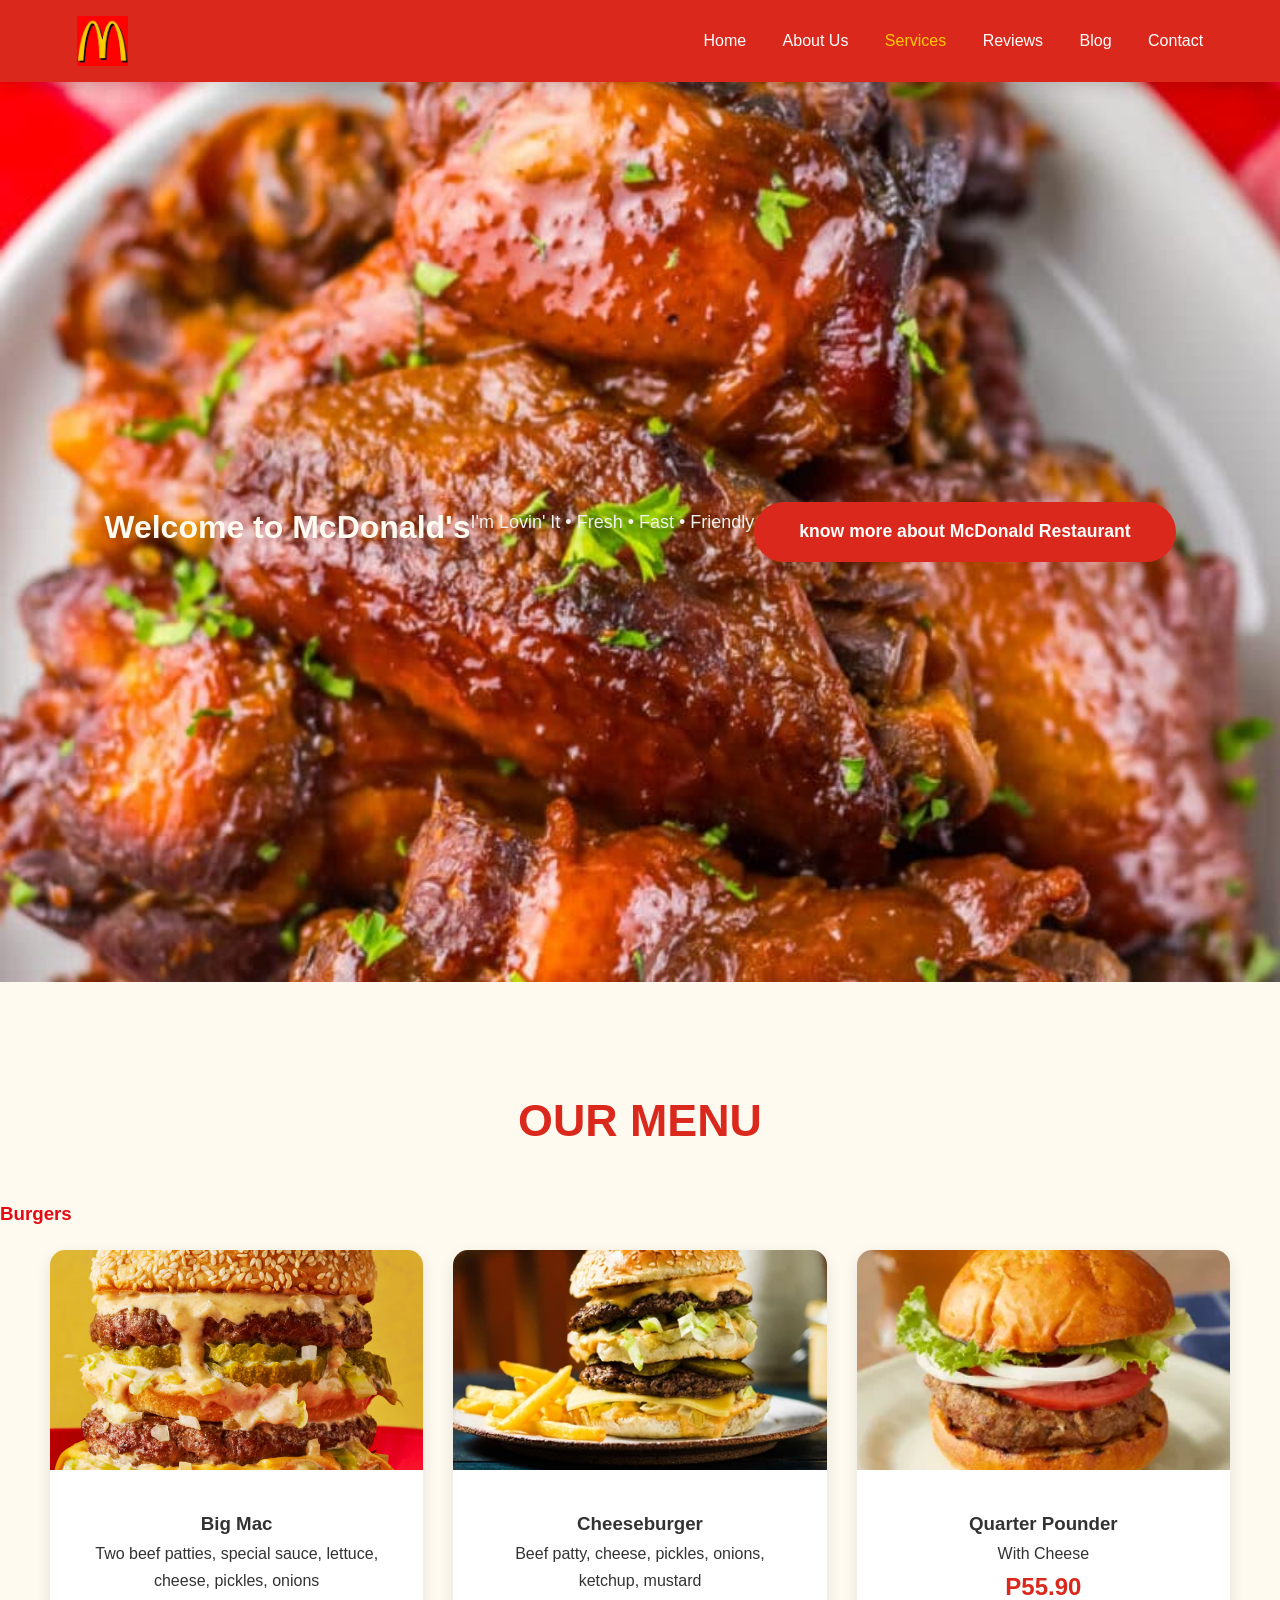
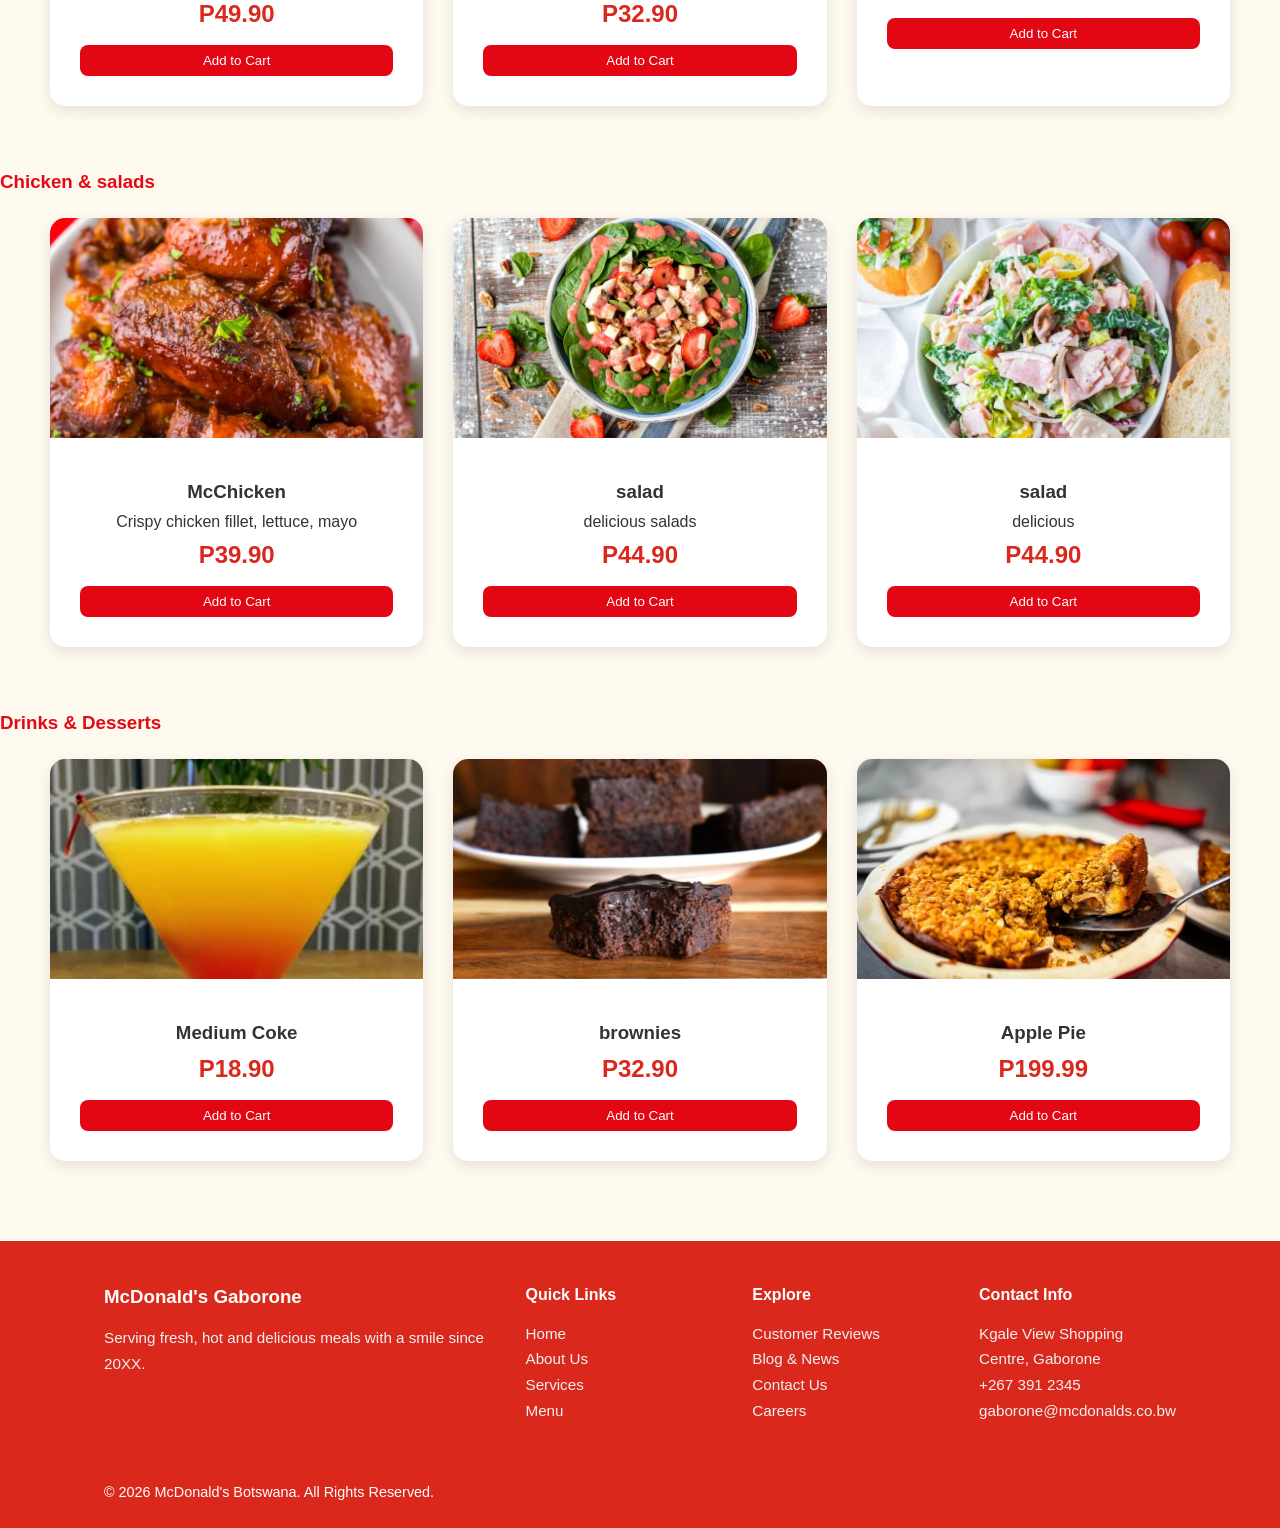
<file: services.html>
<!DOCTYPE html>
<html lang="en">
<head>
    <meta charset="UTF-8">
    <meta name="viewport" content="width=device-width, initial-scale=1.0">
    <title>Our Services | McDonald's </title>
    <link rel="stylesheet" href="style.css">
    <link href="https://cdn.jsdelivr.net/npm/bootstrap@5.3.3/dist/css/bootstrap.min.css" rel="style.css">
    
</head>
<body>

    <header>
        <div class="logo">
            <img src="images/logo.jpg" alt="Mc Donald logo" class="logo-img">
        </div>
        <nav>
            <a href="index.html">Home</a>
            <a href="about-us.html">About Us</a>
            <a href="services.html">Services</a>
            <a href="reviews.html">Reviews</a>
            <a href="blog.html">Blog</a>
            <a href="contact.html">Contact</a>
        </nav>
    </header>
    <section class="hero">
        <h1>Welcome to McDonald's </h1>
        <p class="tagline">I'm Lovin' It • Fresh • Fast • Friendly</p>
        <a href="services.html" class="btn">know more about McDonald Restaurant</a>
        <!-- Hero Section -->
    </section>
   
 

    <section style="padding-top: 100px;">
         <h2 class="section-title">OUR MENU</h2>
        
        <!-- Burgers -->
        <h3 style="margin: 40px 0 20px; color: #E50914;">Burgers</h3>
        <div class="menu-grid">
            <div class="menu-card">
                <img src="images/big-mac.avif" alt="Big Mac">
                <div class="menu-info">
                    <h3>Big Mac</h3>
                    <p>Two beef patties, special sauce, lettuce, cheese, pickles, onions</p>
                    <p class="price">P49.90</p>
                </div>
            </div>
            <div class="menu-card">
                <img src="images/Cheeseburger.webp" alt="Cheeseburger">
                <div class="menu-info">
                    <h3>Cheeseburger</h3>
                    <p>Beef patty, cheese, pickles, onions, ketchup, mustard</p>
                    <p class="price">P32.90</p>
                </div>
            </div>
            <div class="menu-card">
                <img src="images/burger.webp" alt="Quarter Pounder">
                <div class="menu-info">
                    <h3>Quarter Pounder</h3>
                    <p>With Cheese</p>
                    <p class="price">P55.90</p>
                </div>
            </div>
        </div>
    </section>
        <section>
        <h3 style="margin: 60px 0 20px; color: #E50914;">Chicken & salads</h3>
        <div class="menu-grid">
            <div class="menu-card">
                <img src="images/chicken.jpg" alt="McChicken">
                <div class="menu-info">
                    <h3>McChicken</h3>
                    <p>Crispy chicken fillet, lettuce, mayo</p>
                    <p class="price">P39.90</p>
                </div>
            </div>
            <div class="menu-card">
                <img src="images/salad2.jpg" alt="salad ">
                <div class="menu-info">
                    <h3>salad</h3>
                    <p>delicious salads</p>
                    <p class="price">P44.90</p>
                </div>
            </div>
        
         <div class="menu-card">
                <img src="images/salad.jpg" alt="salad">
                <div class="menu-info">
                    <h3>salad</h3>
                    <p>delicious</p>
                    <p class="price">P44.90</p>
                </div>
            </div>
        </div>
        </section>
        
             <section>
        <h3 style="margin: 60px 0 20px; color: #E50914;">Drinks & Desserts</h3>
        <div class="menu-grid">
            <div class="menu-card">
                <img src="images/drink.webp" alt="pineapple drink">
                <div class="menu-info">
                    <h3>Medium Coke</h3>
                    <p class="price">P18.90</p>
                </div>
            </div>
            <div class="menu-card">
                <img src="images/brownies.webp" alt="McFlurry">
                <div class="menu-info">
                    <h3>brownies</h3>
                    <p class="price">P32.90</p>
                </div>
            </div>
            <div class="menu-card">
                <img src="images/applepie.webp" alt="Apple Pie">
                <div class="menu-info">
                    <h3>Apple Pie</h3>
                    <p class="price">P199.99</p>
                </div>
            </div>
        </div>
             </section>

    <footer>
    <div class="footer-container">
        <div class="footer-grid">

            <!-- Column 1: About -->
            <div class="footer-column">
                <h3>McDonald's Gaborone</h3>
                <p>Serving fresh, hot and delicious meals with a smile since 20XX.</p>
            </div>

            <!-- Column 2: Quick Links -->
            <div class="footer-column">
                <h4>Quick Links</h4>
                <ul>
                    <li><a href="index.html">Home</a></li>
                    <li><a href="about-us.html">About Us</a></li>
                    <li><a href="services.html">Services</a></li>
                    <li><a href="menu.html">Menu</a></li>
                </ul>
            </div>

            <!-- Column 3: Explore -->
            <div class="footer-column">
                <h4>Explore</h4>
                <ul>
                    <li><a href="reviews.html">Customer Reviews</a></li>
                    <li><a href="blog.html">Blog & News</a></li>
                    <li><a href="contact.html">Contact Us</a></li>
                    <li><a href="#">Careers</a></li>
                </ul>
            </div>

            <!-- Column 4: Contact -->
            <div class="footer-column">
                <h4>Contact Info</h4>
                <ul>
                    <li><i class="fas fa-map-marker-alt"></i> Kgale View Shopping Centre, Gaborone</li>
                    <li><i class="fas fa-phone"></i> +267 391 2345</li>
                    <li><i class="fas fa-envelope"></i> gaborone@mcdonalds.co.bw</li>
                </ul>
            </div>

        </div>

        <!-- Bottom Bar -->
        <div class="footer-bottom">
            <p>&copy; 2026 McDonald's Botswana. All Rights Reserved.</p>
        
        </div>
    </div>
</footer>
<script src="script.js"></script>

</body>
</html>
</file>
<file: style.css>
:root {
    --red: #DA291C;
    --yellow: #FFCC00;
    --dark: #222222;
    --light: #fffaf0;
}
* {
    margin: 0;
    padding: 0;
    box-sizing: border-box;
}
html, body {
    width: 100%;
    overflow-x: hidden;
}
body {
    font-family: 'Roboto', sans-serif;
    background: var(--light);
    color: #333;
    line-height: 1.7;
}
h1, h2, h3, h4 {
    font-family: 'Poppins', sans-serif;
}
header {
    background: var(--red);
    color: white;
    padding: 1rem 6%;
    display: flex;
    justify-content: space-between;
    align-items: center;
    box-shadow: 0 4px 15px rgba(0,0,0,0.15);
    position: sticky;
    top: 0;
    z-index: 1000;
    width: 100%;
}
.logo {
    display: flex;
    align-items: center;
    gap: 10px;
}
.logo-img {
    height: 50px;
    width: auto;
    transition: all 0.3s ease;
}
.logo-img:hover {
    transform: scale(1.08);
}
.logo-text {
    color: white;
    font-weight: 700;
    font-size: 1.6rem;
}
nav a {
    color: white;
    text-decoration: none;
    margin-left: 2rem;
    font-weight: 500;
    transition: color 0.3s;
}
nav a:hover,
nav a.active {
    color: var(--yellow);
}
.hero {
    width: 100%;
    min-height: 100vh;
    margin: 0;
    background-image: url(images/chicken.jpg);
    background-size: cover;
    background-position: center;
    background-repeat: no-repeat;
    display: flex;
    justify-content: center;
    align-items: center;
    position: relative;
}
.hero-content {
    color:black;
    text-align: center;
    max-width: 900px;
    padding: 0 5%;
    z-index: 2;
}
.hero h1 {
    font-size: 32px;
    margin-bottom: 10px;
    color: #fffaf0;
    line-height: 1.2;
}
.hero p {
    font-size: 18px;
    margin-bottom: 20px;
    color: #f0f0f0;
}
.btn {
    display: inline-block;
    padding: 15px 45px;
    background: var(--red);
    color: white;
    text-decoration: none;
    border-radius: 50px;
    font-size: 1.1rem;
    font-weight: 600;
    cursor: pointer;
    transition: all 0.3s ease;
    border: none;
}
.btn:hover {
    background: var(--yellow);
    color: #222;
    transform: scale(1.08);
}
.container {
    max-width: 1200px;
    margin: 0 auto;
    padding: 0 5%;
}
.section-title {
    text-align: center;
    color: var(--red);
    font-size: 2.8rem;
    margin-bottom: 1rem;
}
.summary-text {
    font-size: 1.2rem;
    text-align: center;
    max-width: 900px;
    margin: 0 auto 3rem;
    color: #444;
}
.grid {
    display: grid;
    grid-template-columns: repeat(auto-fit, minmax(280px, 1fr));
    gap: 2rem;
}
.card {
    background: white;
    border-radius: 20px;
    padding: 2rem;
    box-shadow: 0 10px 30px rgba(0,0,0,0.08);
    border: 5px solid var(--yellow);
    transition: all 0.3s ease;
    text-align: center;
}
.card:hover {
    transform: translateY(-10px);
    box-shadow: 0 15px 35px rgba(218, 41, 28, 0.15);
}
.card h3 {
    color: var(--red);
    margin-bottom: 1rem;
    font-size: 1.5rem;
}
.menu-grid {
    display: grid;
    grid-template-columns: repeat(auto-fit, minmax(280px, 1fr));
    gap: 30px;
    padding: 0 50px;
}
.menu-card {
    background: white;
    border-radius: 15px;
    overflow: hidden;
    box-shadow: 0 5px 15px rgba(0,0,0,0.1);
    transition: transform 0.3s;
}
.menu-card:hover {
    transform: translateY(-10px);
}
.menu-card img {
    width: 100%;
    height: 220px;
    object-fit: cover;
}
.menu-info {
    padding: 30px;
    text-align: center;
}
.price {
    color: var(--red);
    font-size: 1.5rem;
    font-weight: bold;
}
.featured-post {
    display: grid;
    grid-template-columns: 1fr 1fr;
    gap: 3rem;
    background: white;
    border-radius: 20px;
    overflow: hidden;
    box-shadow: 0 15px 40px rgba(0,0,0,0.1);
    margin-bottom: 5rem;
    border: 5px solid var(--yellow);
}
.category {
    position: absolute;
    top: 20px;
    left: 20px;
    background: var(--yellow);
    color: #222;
    padding: 8px 20px;
    border-radius: 30px;
    font-weight: 600;
    font-size: 0.95rem;
}
.featured-content {
    padding: 2.5rem;
    display: flex;
    flex-direction: column;
    justify-content: center;
}
.featured-content h2 {
    color: var(--red);
    font-size: 2.2rem;
    margin-bottom: 0.8rem;
    line-height: 1.3;
}
.blog-date {
    color: #666;
    font-size: 0.95rem;
    margin-bottom: 1.2rem;
}
.blog-date::before {
    content: "📅 "
}   
.rating-summary {
    text-align: center;
    margin: 3rem 0 4rem;
}
.rating-summary h2 {
    font-size: 3.5rem;
    color: var(--red);
    margin-bottom: 0.5rem;
}
.stars {
    font-size: 2.5rem;
    color: var(--yellow);
    letter-spacing: 5px;
}
.review-card {
    border: 5px solid var(--yellow);
}
.review-card .stars {
    font-size: 1.8rem;
    color: var(--yellow);
    margin-bottom: 1.2rem;
}
.review-text {
    font-size: 1.1rem;
    line-height: 1.6;
    color: #444;
    margin-bottom: 1.5rem;
}
.reviewer strong {
    color: var(--red);
    font-size: 1.1rem;
}
.contact-grid {
    display: grid;
    grid-template-columns: 1fr 1.1fr;
    gap: 4.5rem;
    margin: 4rem 0;
}
.form-row {
    display: grid;
    grid-template-columns: 1fr 1fr;
    gap: 1.5rem;
}
.form-group {
    margin-bottom: 1.8rem;
}
.form-group label {
    display: block;
    margin-bottom: 8px;
    font-weight: 500;
    color: #333;
    font-size: 1.02rem;
}
.form-group input,
.form-group select,
.form-group textarea {
    width: 100%;
    padding: 16px 18px;
    border: 2px solid #ddd;
    border-radius: 12px;
    font-size: 1.02rem;
    transition: all 0.3s ease;
    background: white;
}
.form-group input:focus,
.form-group select:focus,
.form-group textarea:focus {
    border-color: var(--yellow);
    box-shadow: 0 0 0 4px rgba(255, 204, 0, 0.15);
    outline: none;
}
.submit-btn {
    background: var(--red);
    color: white;
    border: none;
    padding: 16px 40px;
    font-size: 1.15rem;
    font-weight: 600;
    border-radius: 50px;
    cursor: pointer;
    width: 100%;
    margin-top: 1rem;
    transition: all 0.3s ease;
}
.submit-btn:hover {
    background: var(--yellow);
    color: #222;
    transform: translateY(-3px);
}
.intro {
    text-align: center;
    max-width: 800px;
    margin: 0 auto 60px;
}
.timeline {
    display: grid;
    grid-template-columns: repeat(auto-fit, minmax(280px, 1fr));
    gap: 25px;
}
.timeline-item {
    background: white;
    padding: 25px;
    border-radius: 12px;
    border-left: 6px solid var(--red);
}
footer {
    background: var(--red);
    color: white;
    padding: 2.5rem 0 1.5rem;
    margin-top: 5rem;
}
.footer-container {
    max-width: 1200px;
    margin: 0 auto;
    padding: 0 5%;
}
.footer-grid {
    display: grid;
    grid-template-columns: 2fr 1fr 1fr 1fr;
    gap: 2rem;
    margin-bottom: 2rem;
}
.footer-column h3,
.footer-column h4 {
    color: white;
    margin-bottom: 0.8rem;
}
.footer-column p,
.footer-column ul li {
    color: #f0f0f0;
    font-size: 0.95rem;
}
.footer-column ul {
    list-style: none;
    padding: 0;
}
.footer-column ul a {
    color: #f0f0f0;
    text-decoration: none;
    transition: color 0.3s;
}
.footer-column ul a:hover {
    color: var(--yellow);
}
.footer-bottom {
    
    padding-top: 1.5rem;
    display: flex;
    justify-content: space-between;
    align-items: center;
    flex-wrap: wrap;
    gap: 1rem;
    font-size: 0.9rem;
}
@keyframes slideFromTop {
    from { opacity: 0; transform: translateY(-80px); }
    to { opacity: 1; transform: translateY(0); }
}
@keyframes slideFromLeft {
    from { opacity: 0; transform: translateX(-80px); }
    to { opacity: 1; transform: translateX(0); }
}
@keyframes slideFromRight {
    from { opacity: 0; transform: translateX(80px); }
    to { opacity: 1; transform: translateX(0); }
}
@media (max-width: 768px) {
    .hero h1 { font-size: 40px; }
    header { 
        flex-direction: column; 
        gap: 1rem; 
        padding: 1rem 5%; 

    }
    nav a { margin: 0 1rem; }
    
    .featured-post {
        grid-template-columns: 1fr;
    }
    
    .contact-grid {
        grid-template-columns: 1fr;
        gap: 3rem;
    }
    
    .form-row {
        grid-template-columns: 1fr;
    }
    
    .footer-grid {
        grid-template-columns: 1fr 1fr;
    }
}

@media (max-width: 768px) {
    .hero h1 { font-size: 1rem; }
    .footer-grid {
        grid-template-columns: 1fr;
    }
}
@media  (max-width: 768px;){
    .header{
        flex-direction: column;
        
    }
    .nav{
        flex-direction: column;
        align-items: center;
        width: 100%;
    }
    .nav a{
        display: block;
        width: 100%;
        text-align: center;
        padding: 10px;
    }
    
}
</file>
